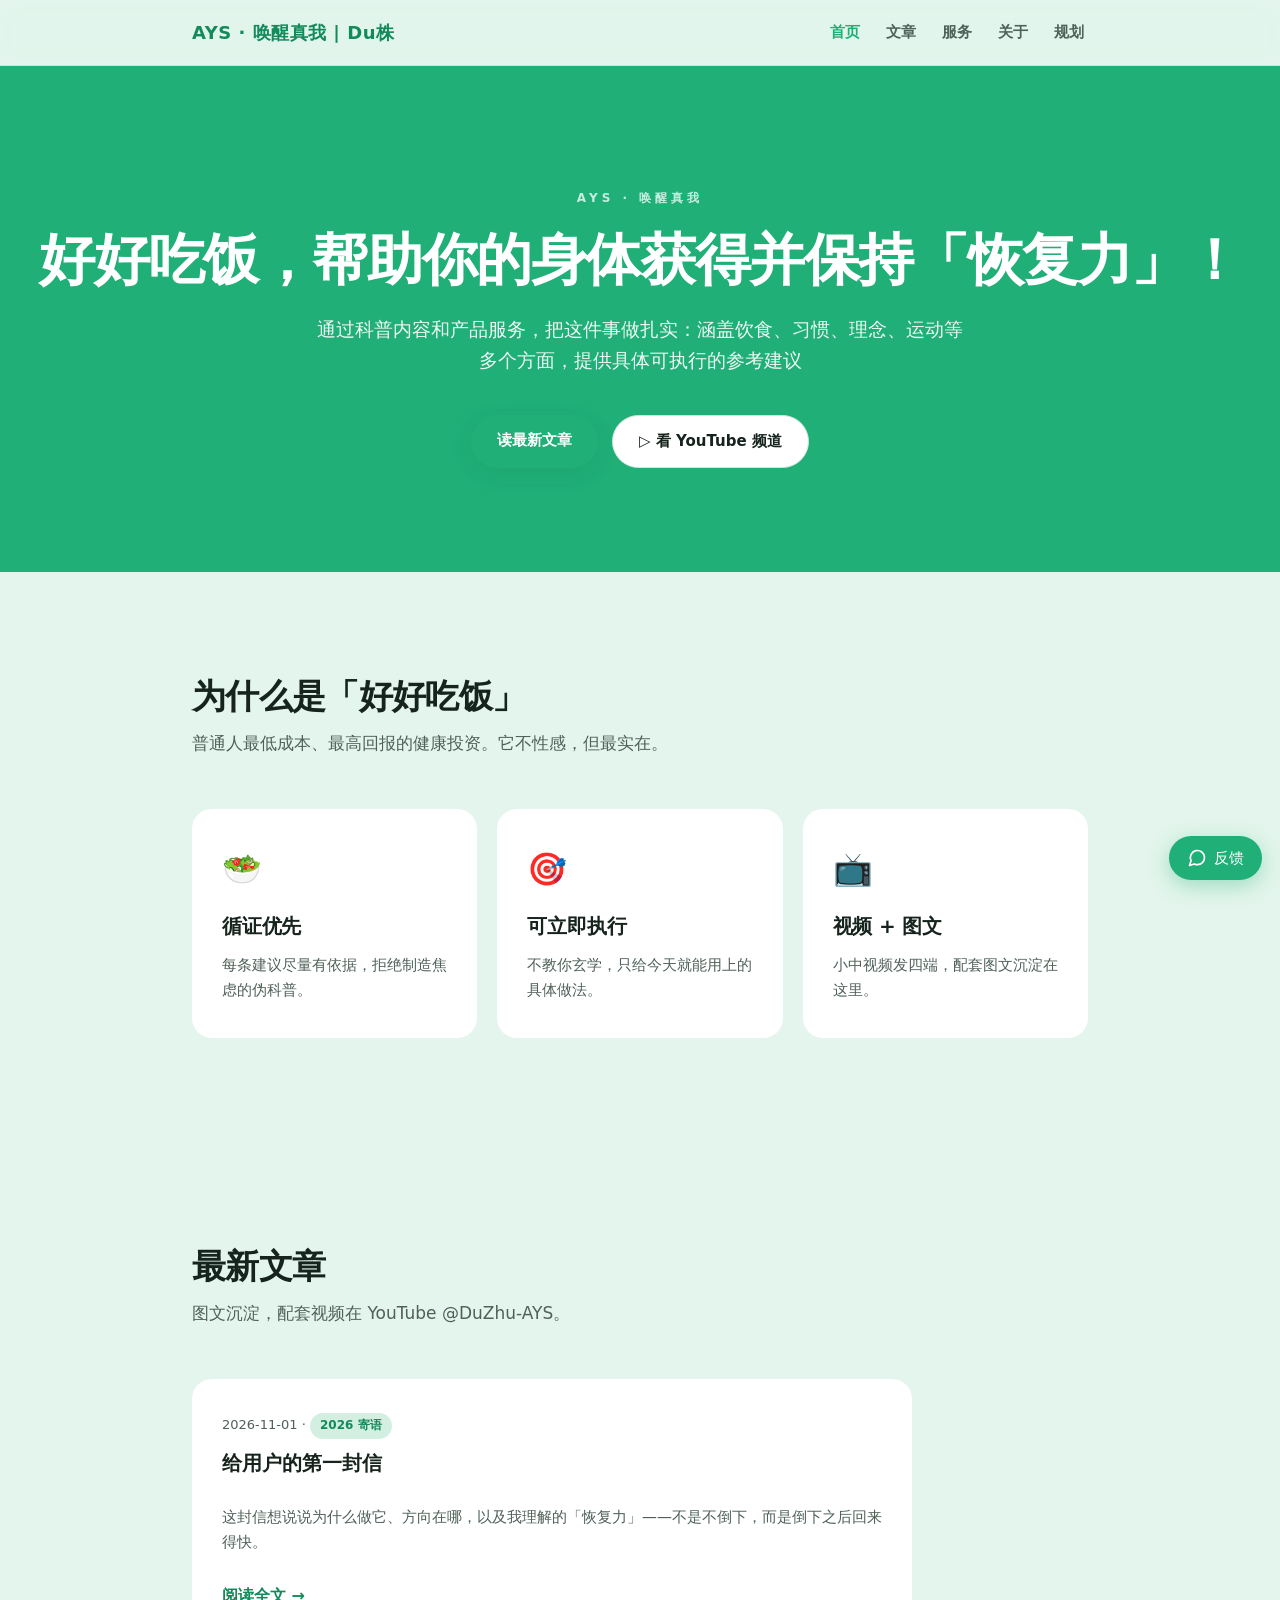
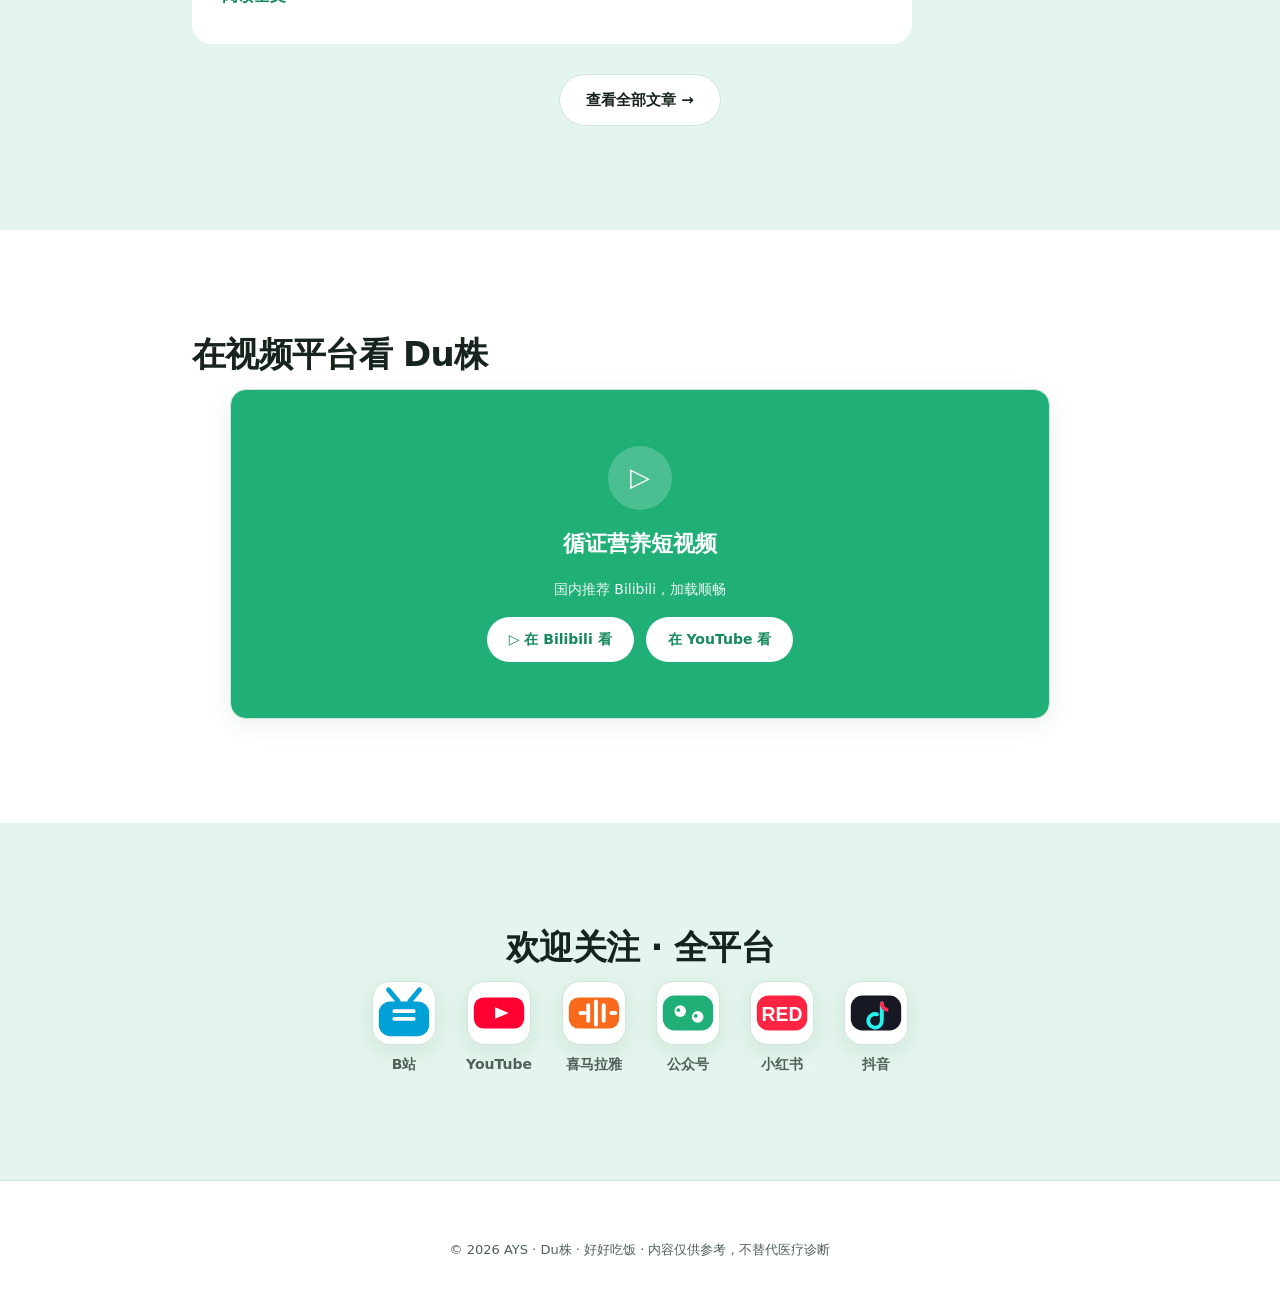
<file: index.html>
<!DOCTYPE html>
<html lang="zh-CN">
<head>
  <!-- 本文件由 build.py 自动生成（生成日期随每次构建刷新），请勿手动修改；改文案见 content/*.md，改样式见 assets/style.css -->
  <meta charset="UTF-8" />
  <meta name="viewport" content="width=device-width, initial-scale=1.0" />
  <meta http-equiv="Content-Security-Policy" content="default-src 'none'; script-src 'self'; style-src 'self'; img-src 'self' data:; font-src 'self'; connect-src 'none'; form-action 'none'; base-uri 'none'; frame-src https://player.bilibili.com https://www.youtube.com https://www.youtube-nocookie.com; manifest-src 'self'; upgrade-insecure-requests" />
  <meta name="referrer" content="strict-origin-when-cross-origin" />
  <title>AYS · 唤醒真我 | Du株</title>
  <meta name="description" content="Du株的循证营养科普官网：怎么吃对、怎么瘦得稳、慢病饮食。配套 YouTube @DuZhu-AYS 视频。" />
  <link rel="icon" href="assets/logo/logo-tile.svg" type="image/svg+xml" />
  <link rel="icon" href="assets/logo/favicon.ico" sizes="48x48" />
  <link rel="apple-touch-icon" href="assets/logo/apple-touch-icon.png" />
  <meta name="theme-color" content="#1faf77" />
  <link rel="canonical" href="https://unclecatmyself.github.io/ays-website/index.html" />
  <meta property="og:title" content="AYS · 唤醒真我 | Du株" />
  <meta property="og:description" content="Du株的循证营养科普官网：怎么吃对、怎么瘦得稳、慢病饮食。配套 YouTube @DuZhu-AYS 视频。" />
  <meta property="og:type" content="website" />
  <meta property="og:url" content="https://unclecatmyself.github.io/ays-website/index.html" />
  <meta property="og:image" content="https://unclecatmyself.github.io/ays-website/assets/og-default.png" />
  <meta property="og:image:width" content="1200" />
  <meta property="og:image:height" content="630" />
  <meta name="twitter:card" content="summary_large_image" />
  <link rel="stylesheet" href="assets/style.css" />
  
</head>
<body>
  <nav class="nav" id="nav">
    <a class="nav__brand" href="index.html">AYS · 唤醒真我 | Du株</a>
    <button class="nav__toggle" aria-label="菜单" aria-expanded="false">☰</button>
    <div class="nav__spacer"></div>
    <div class="nav__menu">
    <a class="nav__link" href="index.html">首页</a>
    <a class="nav__link" href="articles.html">文章</a>
    <a class="nav__link" href="service.html">服务</a>
    <a class="nav__link" href="about.html">关于</a>
    <a class="nav__link" href="roadmap.html">规划</a>
    </div>
  </nav>

    <section class="hero">
      <span class="hero__kicker">AYS · 唤醒真我</span>
      <h1 class="hero__title">好好吃饭，帮助你的身体获得并保持「恢复力」！</h1>
      <p class="hero__sub">通过科普内容和产品服务，把这件事做扎实：涵盖饮食、习惯、理念、运动等多个方面，提供具体可执行的参考建议</p>
      <div class="btn-row">
        <a class="btn btn--primary" href="articles.html">读最新文章</a>
        <a class="btn btn--ghost" href="https://www.youtube.com/@DuZhu-AYS" target="_blank" rel="noopener noreferrer">▷ 看 YouTube 频道</a>
      </div>
    </section>
    <section class="section wrap">
      <h2 class="section__title">为什么是「好好吃饭」</h2>
      <p class="section__lead">普通人最低成本、最高回报的健康投资。它不性感，但最实在。</p>
      <div class="grid">
      <div class="card"><div class="card__icon">🥗</div><div class="card__title">循证优先</div><p class="card__text">每条建议尽量有依据，拒绝制造焦虑的伪科普。</p></div>      <div class="card"><div class="card__icon">🎯</div><div class="card__title">可立即执行</div><p class="card__text">不教你玄学，只给今天就能用上的具体做法。</p></div>      <div class="card"><div class="card__icon">📺</div><div class="card__title">视频 + 图文</div><p class="card__text">小中视频发四端，配套图文沉淀在这里。</p></div>
      </div>
    </section>
    <section class="section wrap">
      <h2 class="section__title">最新文章</h2>
      <p class="section__lead">图文沉淀，配套视频在 YouTube @DuZhu-AYS。</p>
      <div class="grid">
      <div class="card post-card">
        <div class="post-card__meta">2026-11-01 · <span class="tag">2026 寄语</span></div>
        <div class="post-card__title">给用户的第一封信</div>
        <p class="post-card__excerpt">这封信想说说为什么做它、方向在哪，以及我理解的「恢复力」——不是不倒下，而是倒下之后回来得快。</p>
        <a class="card__link" href="letter-2026.html">阅读全文 →</a>
      </div>
      </div>
      <div class="u-center u-mt30"><a class="btn btn--ghost" href="articles.html">查看全部文章 →</a></div>
    </section>

    <section class="section section--soft">
      <div class="wrap">
        <h2 class="section__title">在视频平台看 Du株</h2>
        <div class="yt-link">
          <span class="yt-link__play">▷</span>
          <span class="yt-link__title">循证营养短视频</span>
          <span class="yt-link__sub">国内推荐 Bilibili，加载顺畅</span>
          <span class="yt-link__row"><a class="yt-link__btn" href="https://space.bilibili.com/3546711997811319" target="_blank" rel="noopener noreferrer">▷ 在 Bilibili 看</a><a class="yt-link__btn" href="https://www.youtube.com/@DuZhu-AYS" target="_blank" rel="noopener noreferrer">在 YouTube 看</a></span>
        </div>
      </div>
    </section>
    <section class="section wrap u-center">
      <h2 class="section__title">欢迎关注 · 全平台</h2>
    <div class="channels">
      <a class="channel" href="https://space.bilibili.com/3546711997811319" target="_blank" rel="noopener noreferrer" data-name="B站" aria-label="B站 频道">
        <span class="channel__badge"><svg viewBox="0 0 64 64" width="64" height="64"><rect x="6" y="20" width="52" height="36" rx="12" fill="#00a1d6"/><path d="M16 8l10 12M48 8l-10 12" stroke="#00a1d6" stroke-width="5" fill="none" stroke-linecap="round"/><path d="M22 30h20M22 38h20" stroke="#fff" stroke-width="4" stroke-linecap="round"/></svg></span>
        <span class="channel__name">B站</span>
        <span class="channel__card">
          <img class="channel__avatar" src="assets/avatar.jpg" alt="B站" loading="lazy" />
          <span class="channel__card-title">B站</span>
          <span class="channel__card-text">前往 B站频道 →</span>
        </span>
      </a>
      <a class="channel" href="https://www.youtube.com/@DuZhu-AYS" target="_blank" rel="noopener noreferrer" data-name="YouTube" aria-label="YouTube 频道">
        <span class="channel__badge"><svg viewBox="0 0 64 64" width="64" height="64"><rect x="6" y="16" width="52" height="32" rx="10" fill="#ff0033"/><path d="M28 26l14 6-14 6z" fill="#fff"/></svg></span>
        <span class="channel__name">YouTube</span>
        <span class="channel__card">
          <img class="channel__avatar" src="assets/avatar.jpg" alt="YouTube" loading="lazy" />
          <span class="channel__card-title">YouTube</span>
          <span class="channel__card-text">前往 YouTube频道 →</span>
        </span>
      </a>
      <a class="channel" href="https://www.ximalaya.com/zhubo/57318376" target="_blank" rel="noopener noreferrer" data-name="喜马拉雅" aria-label="喜马拉雅 频道">
        <span class="channel__badge"><svg viewBox="0 0 64 64" width="64" height="64"><rect x="6" y="16" width="52" height="32" rx="10" fill="#f96a1c"/><path d="M18 32h4M26 24v16M34 20v24M42 24v16M50 32h4" stroke="#fff" stroke-width="4" stroke-linecap="round"/></svg></span>
        <span class="channel__name">喜马拉雅</span>
        <span class="channel__card">
          <img class="channel__avatar" src="assets/avatar.jpg" alt="喜马拉雅" loading="lazy" />
          <span class="channel__card-title">喜马拉雅</span>
          <span class="channel__card-text">前往 喜马拉雅频道 →</span>
        </span>
      </a>
      <span class="channel channel--qr" tabindex="0" data-name="公众号" role="button" aria-label="公众号 扫码关注">
        <span class="channel__badge"><svg viewBox="0 0 64 64" width="64" height="64"><rect x="6" y="14" width="52" height="36" rx="12" fill="#1faf77"/><circle cx="24" cy="30" r="6" fill="#fff"/><circle cx="42" cy="36" r="6" fill="#fff"/><circle cx="22" cy="29" r="2" fill="#1faf77"/><circle cx="40" cy="35" r="2" fill="#1faf77"/></svg></span>
        <span class="channel__name">公众号</span>
        <span class="channel__card channel__card--qr">
          <img class="channel__qr" src="assets/qr/qr-wechat.png" alt="公众号二维码" loading="lazy" />
          <span class="channel__card-text">公众号 · 扫码关注</span>
        </span>
      </span>
      <span class="channel channel--qr" tabindex="0" data-name="小红书" role="button" aria-label="小红书 扫码关注">
        <span class="channel__badge"><svg viewBox="0 0 64 64" width="64" height="64"><rect x="6" y="14" width="52" height="36" rx="12" fill="#ff2442"/><text x="32" y="40" font-size="20" fill="#fff" text-anchor="middle" font-family="sans-serif" font-weight="800">RED</text></svg></span>
        <span class="channel__name">小红书</span>
        <span class="channel__card channel__card--qr">
          <img class="channel__qr" src="assets/qr/qr-xhs.png" alt="小红书二维码" loading="lazy" />
          <span class="channel__card-text">小红书 · 扫码关注</span>
        </span>
      </span>
      <span class="channel channel--qr" tabindex="0" data-name="抖音" role="button" aria-label="抖音 扫码关注">
        <span class="channel__badge"><svg viewBox="0 0 64 64" width="64" height="64"><rect x="6" y="14" width="52" height="36" rx="12" fill="#161823"/><path d="M38 22v18a7 7 0 11-5-6.6" stroke="#25f4ee" stroke-width="4" fill="none" stroke-linecap="round"/><path d="M38 22a7 7 0 005 6.6" stroke="#fe2c55" stroke-width="4" fill="none" stroke-linecap="round"/></svg></span>
        <span class="channel__name">抖音</span>
        <span class="channel__card channel__card--qr">
          <img class="channel__qr" src="assets/qr/qr-douyin.png" alt="抖音二维码" loading="lazy" />
          <span class="channel__card-text">抖音 · 扫码关注</span>
        </span>
      </span>
    </div>
    </section>
  <footer class="footer">

    <div class="footer__copy">© 2026 AYS · Du株 · 好好吃饭 · 内容仅供参考，不替代医疗诊断</div>
  </footer>
  <script src="assets/script.js"></script>
  <a class="feedback-fab" href="https://wj.qq.com/s2/28353037/n9yt/" target="_blank" rel="noopener noreferrer" aria-label="填写意见反馈">
    <span class="feedback-fab__icon" aria-hidden="true">
      <svg viewBox="0 0 24 24" width="20" height="20" fill="none" stroke="currentColor" stroke-width="2" stroke-linecap="round" stroke-linejoin="round"><path d="M21 11.5a8.38 8.38 0 0 1-8.5 8.5 8.5 8.5 0 0 1-3.8-.9L3 21l1.9-5.7A8.5 8.5 0 1 1 21 11.5z"/></svg>
    </span>
    <span class="feedback-fab__text">反馈</span>
  </a>
</body>
</html>
</file>
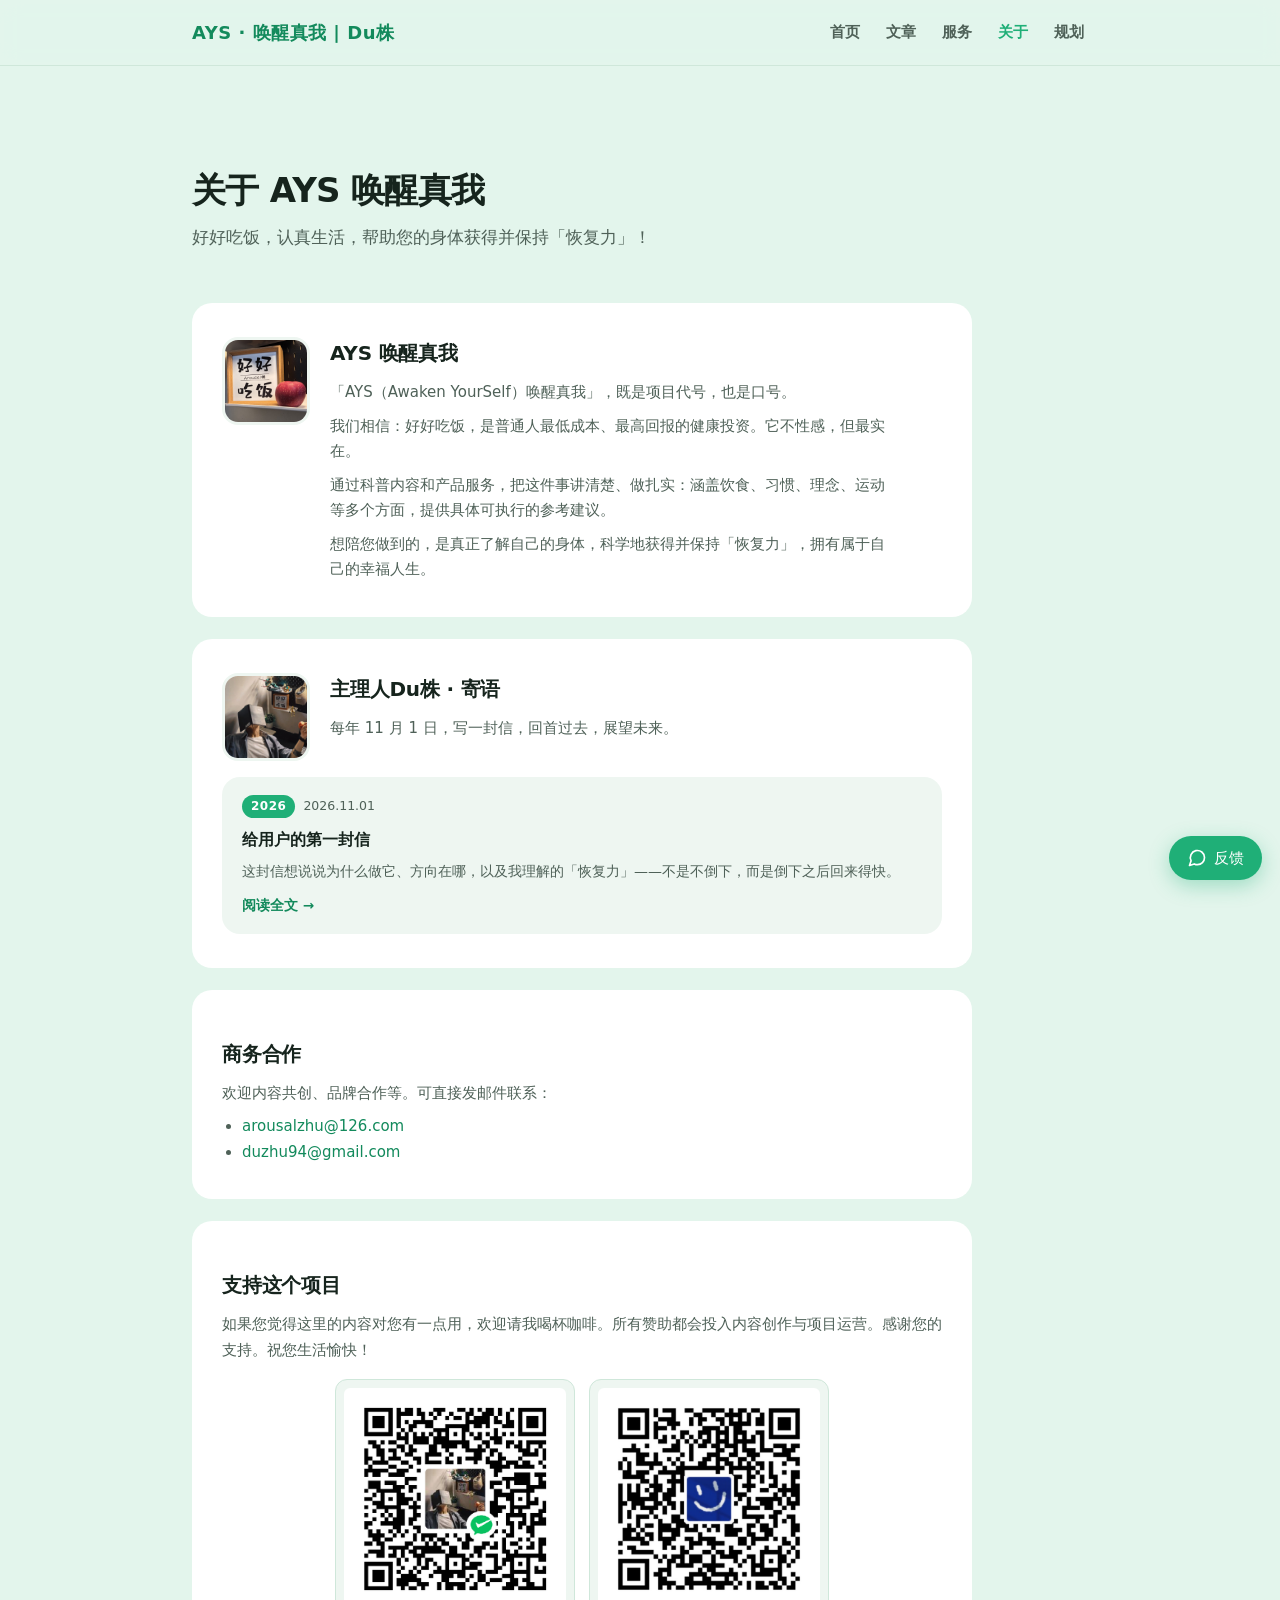
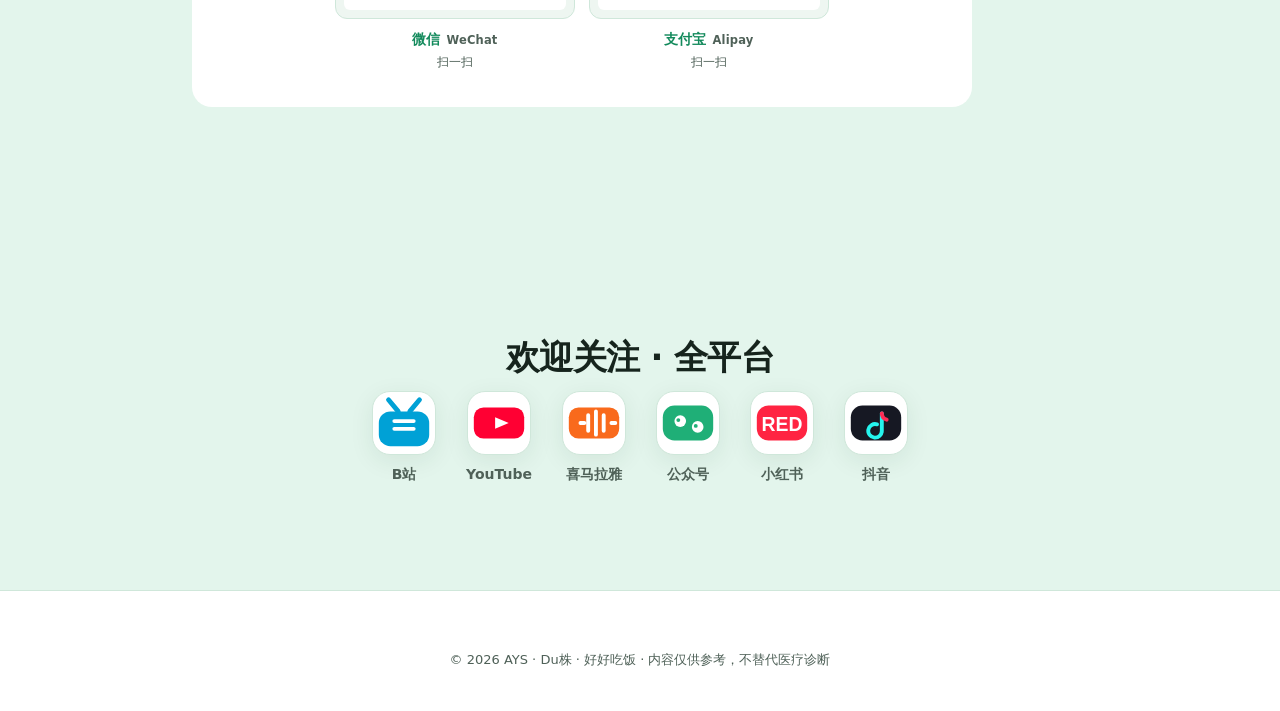
<file: about.html>
<!DOCTYPE html>
<html lang="zh-CN">
<head>
  <!-- 本文件由 build.py 自动生成（生成日期随每次构建刷新），请勿手动修改；改文案见 content/*.md，改样式见 assets/style.css -->
  <meta charset="UTF-8" />
  <meta name="viewport" content="width=device-width, initial-scale=1.0" />
  <meta http-equiv="Content-Security-Policy" content="default-src 'none'; script-src 'self'; style-src 'self'; img-src 'self' data:; font-src 'self'; connect-src 'none'; form-action 'none'; base-uri 'none'; frame-src https://player.bilibili.com https://www.youtube.com https://www.youtube-nocookie.com; manifest-src 'self'; upgrade-insecure-requests" />
  <meta name="referrer" content="strict-origin-when-cross-origin" />
  <title>关于 | AYS · 唤醒真我 | Du株</title>
  <meta name="description" content="AYS 唤醒真我（Awaken YourSelf）——营养科普创作。好好吃饭，认真生活，帮助您的身体获得并保持「恢复力」！" />
  <link rel="icon" href="assets/logo/logo-tile.svg" type="image/svg+xml" />
  <link rel="icon" href="assets/logo/favicon.ico" sizes="48x48" />
  <link rel="apple-touch-icon" href="assets/logo/apple-touch-icon.png" />
  <meta name="theme-color" content="#1faf77" />
  <link rel="canonical" href="https://unclecatmyself.github.io/ays-website/about.html" />
  <meta property="og:title" content="关于 | AYS · 唤醒真我 | Du株" />
  <meta property="og:description" content="AYS 唤醒真我（Awaken YourSelf）——营养科普创作。好好吃饭，认真生活，帮助您的身体获得并保持「恢复力」！" />
  <meta property="og:type" content="website" />
  <meta property="og:url" content="https://unclecatmyself.github.io/ays-website/about.html" />
  <meta property="og:image" content="https://unclecatmyself.github.io/ays-website/assets/og-default.png" />
  <meta property="og:image:width" content="1200" />
  <meta property="og:image:height" content="630" />
  <meta name="twitter:card" content="summary_large_image" />
  <link rel="stylesheet" href="assets/style.css" />
  
</head>
<body>
  <nav class="nav" id="nav">
    <a class="nav__brand" href="index.html">AYS · 唤醒真我 | Du株</a>
    <button class="nav__toggle" aria-label="菜单" aria-expanded="false">☰</button>
    <div class="nav__spacer"></div>
    <div class="nav__menu">
    <a class="nav__link" href="index.html">首页</a>
    <a class="nav__link" href="articles.html">文章</a>
    <a class="nav__link" href="service.html">服务</a>
    <a class="nav__link" href="about.html">关于</a>
    <a class="nav__link" href="roadmap.html">规划</a>
    </div>
  </nav>
    <main class="wrap section">
      <h1 class="section__title">关于 AYS 唤醒真我</h1>
      <p class="section__lead">好好吃饭，认真生活，帮助您的身体获得并保持「恢复力」！</p>
    <div class="card card--person u-mb22">
      <div class="person__row">
        <div class="person__media"><img class="person__img person__img--square" src="assets/avatar.jpg" alt="AYS 唤醒真我 头像" loading="lazy" /></div>
        <div class="person__body">
          <div class="card__title">AYS 唤醒真我</div>
          <div class="card__text"><p>「AYS（Awaken YourSelf）唤醒真我」，既是项目代号，也是口号。</p>
<p>我们相信：好好吃饭，是普通人最低成本、最高回报的健康投资。它不性感，但最实在。</p>
<p>通过科普内容和产品服务，把这件事讲清楚、做扎实：涵盖饮食、习惯、理念、运动等多个方面，提供具体可执行的参考建议。</p>
<p>想陪您做到的，是真正了解自己的身体，科学地获得并保持「恢复力」，拥有属于自己的幸福人生。</p></div>
        </div>
      </div>
    </div>    <div class="card card--person u-mb22">
      <div class="person__row">
        <div class="person__media"><img class="person__img person__img--square" src="assets/duzhu-photo-square.jpg" alt="Du株 照片" loading="lazy" /></div>
        <div class="person__body">
          <div class="card__title">主理人Du株 · 寄语</div>
          <div class="card__text"><p>每年 11 月 1 日，写一封信，回首过去，展望未来。</p></div>
        </div>
      </div>
    <div class="letter">
      <div class="letter__meta"><span class="letter__badge">2026</span><span class="letter__date">2026.11.01</span></div>
      <div class="letter__title">给用户的第一封信</div>
      <p class="letter__excerpt">这封信想说说为什么做它、方向在哪，以及我理解的「恢复力」——不是不倒下，而是倒下之后回来得快。</p>
      <div class="letter__foot"><a class="letter__more" href="letter-2026.html">阅读全文 →</a></div>
    </div>
    </div>    <div class="card u-mb22">
      <div class="card__title">商务合作</div>
      <div class="card__text"><p>欢迎内容共创、品牌合作等。可直接发邮件联系：</p>
<ul><li><a href="mailto:arousalzhu@126.com">arousalzhu@126.com</a></li><li><a href="mailto:duzhu94@gmail.com">duzhu94@gmail.com</a></li></ul></div>
    </div>    <div class="card u-mb22">
      <div class="card__title">支持这个项目</div>
      <div class="card__text"><p>如果您觉得这里的内容对您有一点用，欢迎请我喝杯咖啡。所有赞助都会投入内容创作与项目运营。感谢您的支持。祝您生活愉快！</p></div>
    <div class="sponsor__grid">
      <div class="sponsor__item">
        <span class="sponsor__qr"><img src="assets/qr/qr-sponsor-wechat.png" alt="微信收款码 WeChat" loading="lazy" /></span>
        <span class="sponsor__name">微信<span class="sponsor__en">WeChat</span></span>
        <span class="sponsor__hint">扫一扫</span>
      </div>
      <div class="sponsor__item">
        <span class="sponsor__qr"><img src="assets/qr/qr-sponsor-alipay.png" alt="支付宝收款码 Alipay" loading="lazy" /></span>
        <span class="sponsor__name">支付宝<span class="sponsor__en">Alipay</span></span>
        <span class="sponsor__hint">扫一扫</span>
      </div>
    </div>
    </div>
    </main>
    <section class="section wrap u-center">
      <h2 class="section__title">欢迎关注 · 全平台</h2>
    <div class="channels">
      <a class="channel" href="https://space.bilibili.com/3546711997811319" target="_blank" rel="noopener noreferrer" data-name="B站" aria-label="B站 频道">
        <span class="channel__badge"><svg viewBox="0 0 64 64" width="64" height="64"><rect x="6" y="20" width="52" height="36" rx="12" fill="#00a1d6"/><path d="M16 8l10 12M48 8l-10 12" stroke="#00a1d6" stroke-width="5" fill="none" stroke-linecap="round"/><path d="M22 30h20M22 38h20" stroke="#fff" stroke-width="4" stroke-linecap="round"/></svg></span>
        <span class="channel__name">B站</span>
        <span class="channel__card">
          <img class="channel__avatar" src="assets/avatar.jpg" alt="B站" loading="lazy" />
          <span class="channel__card-title">B站</span>
          <span class="channel__card-text">前往 B站频道 →</span>
        </span>
      </a>
      <a class="channel" href="https://www.youtube.com/@DuZhu-AYS" target="_blank" rel="noopener noreferrer" data-name="YouTube" aria-label="YouTube 频道">
        <span class="channel__badge"><svg viewBox="0 0 64 64" width="64" height="64"><rect x="6" y="16" width="52" height="32" rx="10" fill="#ff0033"/><path d="M28 26l14 6-14 6z" fill="#fff"/></svg></span>
        <span class="channel__name">YouTube</span>
        <span class="channel__card">
          <img class="channel__avatar" src="assets/avatar.jpg" alt="YouTube" loading="lazy" />
          <span class="channel__card-title">YouTube</span>
          <span class="channel__card-text">前往 YouTube频道 →</span>
        </span>
      </a>
      <a class="channel" href="https://www.ximalaya.com/zhubo/57318376" target="_blank" rel="noopener noreferrer" data-name="喜马拉雅" aria-label="喜马拉雅 频道">
        <span class="channel__badge"><svg viewBox="0 0 64 64" width="64" height="64"><rect x="6" y="16" width="52" height="32" rx="10" fill="#f96a1c"/><path d="M18 32h4M26 24v16M34 20v24M42 24v16M50 32h4" stroke="#fff" stroke-width="4" stroke-linecap="round"/></svg></span>
        <span class="channel__name">喜马拉雅</span>
        <span class="channel__card">
          <img class="channel__avatar" src="assets/avatar.jpg" alt="喜马拉雅" loading="lazy" />
          <span class="channel__card-title">喜马拉雅</span>
          <span class="channel__card-text">前往 喜马拉雅频道 →</span>
        </span>
      </a>
      <span class="channel channel--qr" tabindex="0" data-name="公众号" role="button" aria-label="公众号 扫码关注">
        <span class="channel__badge"><svg viewBox="0 0 64 64" width="64" height="64"><rect x="6" y="14" width="52" height="36" rx="12" fill="#1faf77"/><circle cx="24" cy="30" r="6" fill="#fff"/><circle cx="42" cy="36" r="6" fill="#fff"/><circle cx="22" cy="29" r="2" fill="#1faf77"/><circle cx="40" cy="35" r="2" fill="#1faf77"/></svg></span>
        <span class="channel__name">公众号</span>
        <span class="channel__card channel__card--qr">
          <img class="channel__qr" src="assets/qr/qr-wechat.png" alt="公众号二维码" loading="lazy" />
          <span class="channel__card-text">公众号 · 扫码关注</span>
        </span>
      </span>
      <span class="channel channel--qr" tabindex="0" data-name="小红书" role="button" aria-label="小红书 扫码关注">
        <span class="channel__badge"><svg viewBox="0 0 64 64" width="64" height="64"><rect x="6" y="14" width="52" height="36" rx="12" fill="#ff2442"/><text x="32" y="40" font-size="20" fill="#fff" text-anchor="middle" font-family="sans-serif" font-weight="800">RED</text></svg></span>
        <span class="channel__name">小红书</span>
        <span class="channel__card channel__card--qr">
          <img class="channel__qr" src="assets/qr/qr-xhs.png" alt="小红书二维码" loading="lazy" />
          <span class="channel__card-text">小红书 · 扫码关注</span>
        </span>
      </span>
      <span class="channel channel--qr" tabindex="0" data-name="抖音" role="button" aria-label="抖音 扫码关注">
        <span class="channel__badge"><svg viewBox="0 0 64 64" width="64" height="64"><rect x="6" y="14" width="52" height="36" rx="12" fill="#161823"/><path d="M38 22v18a7 7 0 11-5-6.6" stroke="#25f4ee" stroke-width="4" fill="none" stroke-linecap="round"/><path d="M38 22a7 7 0 005 6.6" stroke="#fe2c55" stroke-width="4" fill="none" stroke-linecap="round"/></svg></span>
        <span class="channel__name">抖音</span>
        <span class="channel__card channel__card--qr">
          <img class="channel__qr" src="assets/qr/qr-douyin.png" alt="抖音二维码" loading="lazy" />
          <span class="channel__card-text">抖音 · 扫码关注</span>
        </span>
      </span>
    </div>
    </section>
  <footer class="footer">

    <div class="footer__copy">© 2026 AYS · Du株 · 好好吃饭 · 内容仅供参考，不替代医疗诊断</div>
  </footer>
  <script src="assets/script.js"></script>
  <a class="feedback-fab" href="https://wj.qq.com/s2/28353037/n9yt/" target="_blank" rel="noopener noreferrer" aria-label="填写意见反馈">
    <span class="feedback-fab__icon" aria-hidden="true">
      <svg viewBox="0 0 24 24" width="20" height="20" fill="none" stroke="currentColor" stroke-width="2" stroke-linecap="round" stroke-linejoin="round"><path d="M21 11.5a8.38 8.38 0 0 1-8.5 8.5 8.5 8.5 0 0 1-3.8-.9L3 21l1.9-5.7A8.5 8.5 0 1 1 21 11.5z"/></svg>
    </span>
    <span class="feedback-fab__text">反馈</span>
  </a>
</body>
</html>
</file>
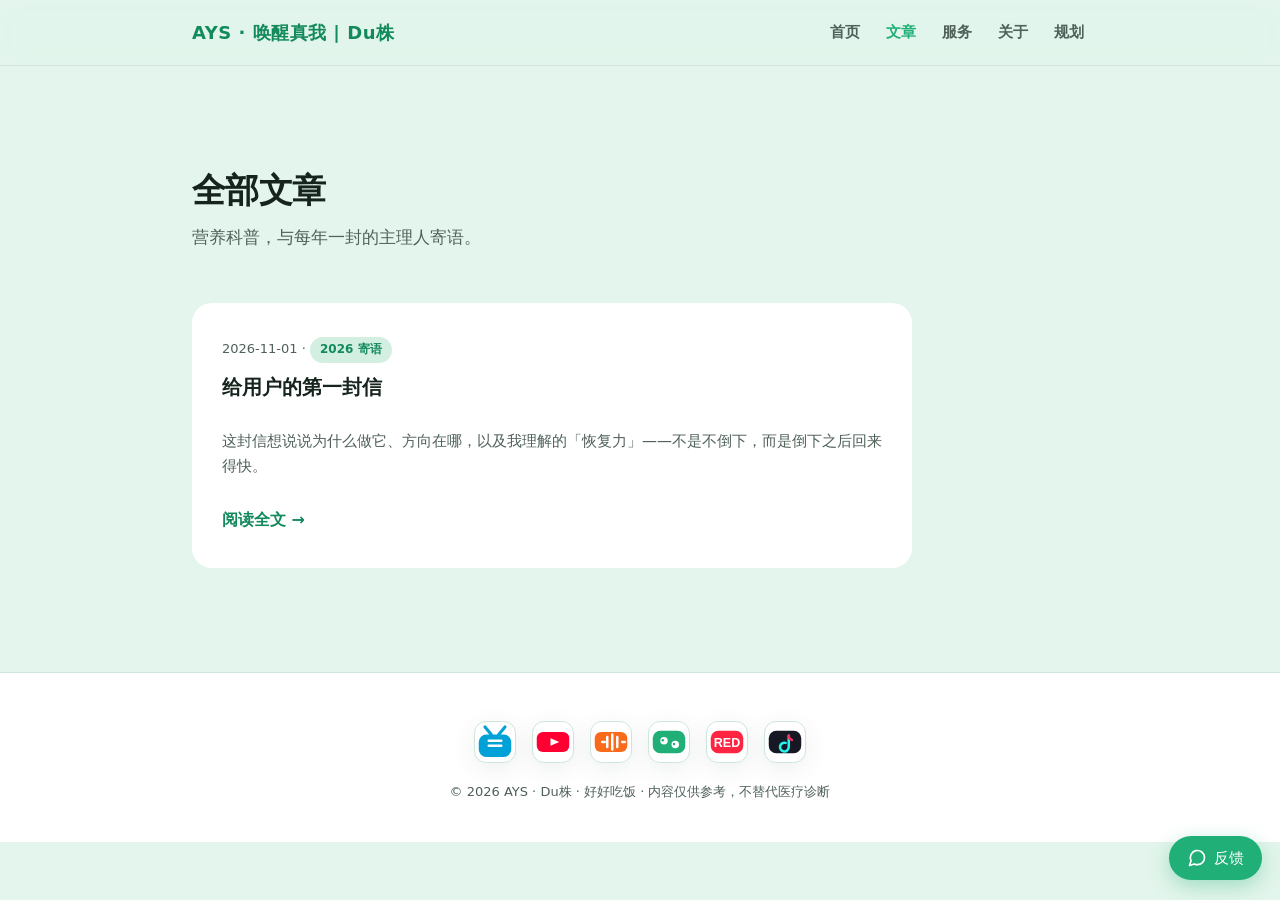
<file: articles.html>
<!DOCTYPE html>
<html lang="zh-CN">
<head>
  <!-- 本文件由 build.py 自动生成（生成日期随每次构建刷新），请勿手动修改；改文案见 content/*.md，改样式见 assets/style.css -->
  <meta charset="UTF-8" />
  <meta name="viewport" content="width=device-width, initial-scale=1.0" />
  <meta http-equiv="Content-Security-Policy" content="default-src 'none'; script-src 'self'; style-src 'self'; img-src 'self' data:; font-src 'self'; connect-src 'none'; form-action 'none'; base-uri 'none'; frame-src https://player.bilibili.com https://www.youtube.com https://www.youtube-nocookie.com; manifest-src 'self'; upgrade-insecure-requests" />
  <meta name="referrer" content="strict-origin-when-cross-origin" />
  <title>文章 | AYS · 唤醒真我 | Du株</title>
  <meta name="description" content="Du株的全部营养科普文章与主理人寄语。" />
  <link rel="icon" href="assets/logo/logo-tile.svg" type="image/svg+xml" />
  <link rel="icon" href="assets/logo/favicon.ico" sizes="48x48" />
  <link rel="apple-touch-icon" href="assets/logo/apple-touch-icon.png" />
  <meta name="theme-color" content="#1faf77" />
  <link rel="canonical" href="https://unclecatmyself.github.io/ays-website/articles.html" />
  <meta property="og:title" content="文章 | AYS · 唤醒真我 | Du株" />
  <meta property="og:description" content="Du株的全部营养科普文章与主理人寄语。" />
  <meta property="og:type" content="website" />
  <meta property="og:url" content="https://unclecatmyself.github.io/ays-website/articles.html" />
  <meta property="og:image" content="https://unclecatmyself.github.io/ays-website/assets/og-default.png" />
  <meta property="og:image:width" content="1200" />
  <meta property="og:image:height" content="630" />
  <meta name="twitter:card" content="summary_large_image" />
  <link rel="stylesheet" href="assets/style.css" />
  
</head>
<body>
  <nav class="nav" id="nav">
    <a class="nav__brand" href="index.html">AYS · 唤醒真我 | Du株</a>
    <button class="nav__toggle" aria-label="菜单" aria-expanded="false">☰</button>
    <div class="nav__spacer"></div>
    <div class="nav__menu">
    <a class="nav__link" href="index.html">首页</a>
    <a class="nav__link" href="articles.html">文章</a>
    <a class="nav__link" href="service.html">服务</a>
    <a class="nav__link" href="about.html">关于</a>
    <a class="nav__link" href="roadmap.html">规划</a>
    </div>
  </nav>

    <main class="wrap section">
      <h1 class="section__title">全部文章</h1>
      <p class="section__lead">营养科普，与每年一封的主理人寄语。</p>
      <div class="grid">
      <div class="card post-card">
        <div class="post-card__meta">2026-11-01 · <span class="tag">2026 寄语</span></div>
        <div class="post-card__title">给用户的第一封信</div>
        <p class="post-card__excerpt">这封信想说说为什么做它、方向在哪，以及我理解的「恢复力」——不是不倒下，而是倒下之后回来得快。</p>
        <a class="card__link" href="letter-2026.html">阅读全文 →</a>
      </div>
      </div>
    </main>
  <footer class="footer">
    <div class="channels channels--mini">
      <a class="channel" href="https://space.bilibili.com/3546711997811319" target="_blank" rel="noopener noreferrer" data-name="B站" aria-label="B站 频道">
        <span class="channel__badge"><svg viewBox="0 0 64 64" width="64" height="64"><rect x="6" y="20" width="52" height="36" rx="12" fill="#00a1d6"/><path d="M16 8l10 12M48 8l-10 12" stroke="#00a1d6" stroke-width="5" fill="none" stroke-linecap="round"/><path d="M22 30h20M22 38h20" stroke="#fff" stroke-width="4" stroke-linecap="round"/></svg></span>
        <span class="channel__name">B站</span>
        <span class="channel__card">
          <img class="channel__avatar" src="assets/avatar.jpg" alt="B站" loading="lazy" />
          <span class="channel__card-title">B站</span>
          <span class="channel__card-text">前往 B站频道 →</span>
        </span>
      </a>
      <a class="channel" href="https://www.youtube.com/@DuZhu-AYS" target="_blank" rel="noopener noreferrer" data-name="YouTube" aria-label="YouTube 频道">
        <span class="channel__badge"><svg viewBox="0 0 64 64" width="64" height="64"><rect x="6" y="16" width="52" height="32" rx="10" fill="#ff0033"/><path d="M28 26l14 6-14 6z" fill="#fff"/></svg></span>
        <span class="channel__name">YouTube</span>
        <span class="channel__card">
          <img class="channel__avatar" src="assets/avatar.jpg" alt="YouTube" loading="lazy" />
          <span class="channel__card-title">YouTube</span>
          <span class="channel__card-text">前往 YouTube频道 →</span>
        </span>
      </a>
      <a class="channel" href="https://www.ximalaya.com/zhubo/57318376" target="_blank" rel="noopener noreferrer" data-name="喜马拉雅" aria-label="喜马拉雅 频道">
        <span class="channel__badge"><svg viewBox="0 0 64 64" width="64" height="64"><rect x="6" y="16" width="52" height="32" rx="10" fill="#f96a1c"/><path d="M18 32h4M26 24v16M34 20v24M42 24v16M50 32h4" stroke="#fff" stroke-width="4" stroke-linecap="round"/></svg></span>
        <span class="channel__name">喜马拉雅</span>
        <span class="channel__card">
          <img class="channel__avatar" src="assets/avatar.jpg" alt="喜马拉雅" loading="lazy" />
          <span class="channel__card-title">喜马拉雅</span>
          <span class="channel__card-text">前往 喜马拉雅频道 →</span>
        </span>
      </a>
      <span class="channel channel--qr" tabindex="0" data-name="公众号" role="button" aria-label="公众号 扫码关注">
        <span class="channel__badge"><svg viewBox="0 0 64 64" width="64" height="64"><rect x="6" y="14" width="52" height="36" rx="12" fill="#1faf77"/><circle cx="24" cy="30" r="6" fill="#fff"/><circle cx="42" cy="36" r="6" fill="#fff"/><circle cx="22" cy="29" r="2" fill="#1faf77"/><circle cx="40" cy="35" r="2" fill="#1faf77"/></svg></span>
        <span class="channel__name">公众号</span>
        <span class="channel__card channel__card--qr">
          <img class="channel__qr" src="assets/qr/qr-wechat.png" alt="公众号二维码" loading="lazy" />
          <span class="channel__card-text">公众号 · 扫码关注</span>
        </span>
      </span>
      <span class="channel channel--qr" tabindex="0" data-name="小红书" role="button" aria-label="小红书 扫码关注">
        <span class="channel__badge"><svg viewBox="0 0 64 64" width="64" height="64"><rect x="6" y="14" width="52" height="36" rx="12" fill="#ff2442"/><text x="32" y="40" font-size="20" fill="#fff" text-anchor="middle" font-family="sans-serif" font-weight="800">RED</text></svg></span>
        <span class="channel__name">小红书</span>
        <span class="channel__card channel__card--qr">
          <img class="channel__qr" src="assets/qr/qr-xhs.png" alt="小红书二维码" loading="lazy" />
          <span class="channel__card-text">小红书 · 扫码关注</span>
        </span>
      </span>
      <span class="channel channel--qr" tabindex="0" data-name="抖音" role="button" aria-label="抖音 扫码关注">
        <span class="channel__badge"><svg viewBox="0 0 64 64" width="64" height="64"><rect x="6" y="14" width="52" height="36" rx="12" fill="#161823"/><path d="M38 22v18a7 7 0 11-5-6.6" stroke="#25f4ee" stroke-width="4" fill="none" stroke-linecap="round"/><path d="M38 22a7 7 0 005 6.6" stroke="#fe2c55" stroke-width="4" fill="none" stroke-linecap="round"/></svg></span>
        <span class="channel__name">抖音</span>
        <span class="channel__card channel__card--qr">
          <img class="channel__qr" src="assets/qr/qr-douyin.png" alt="抖音二维码" loading="lazy" />
          <span class="channel__card-text">抖音 · 扫码关注</span>
        </span>
      </span>
    </div>
    <div class="footer__copy">© 2026 AYS · Du株 · 好好吃饭 · 内容仅供参考，不替代医疗诊断</div>
  </footer>
  <script src="assets/script.js"></script>
  <a class="feedback-fab" href="https://wj.qq.com/s2/28353037/n9yt/" target="_blank" rel="noopener noreferrer" aria-label="填写意见反馈">
    <span class="feedback-fab__icon" aria-hidden="true">
      <svg viewBox="0 0 24 24" width="20" height="20" fill="none" stroke="currentColor" stroke-width="2" stroke-linecap="round" stroke-linejoin="round"><path d="M21 11.5a8.38 8.38 0 0 1-8.5 8.5 8.5 8.5 0 0 1-3.8-.9L3 21l1.9-5.7A8.5 8.5 0 1 1 21 11.5z"/></svg>
    </span>
    <span class="feedback-fab__text">反馈</span>
  </a>
</body>
</html>
</file>
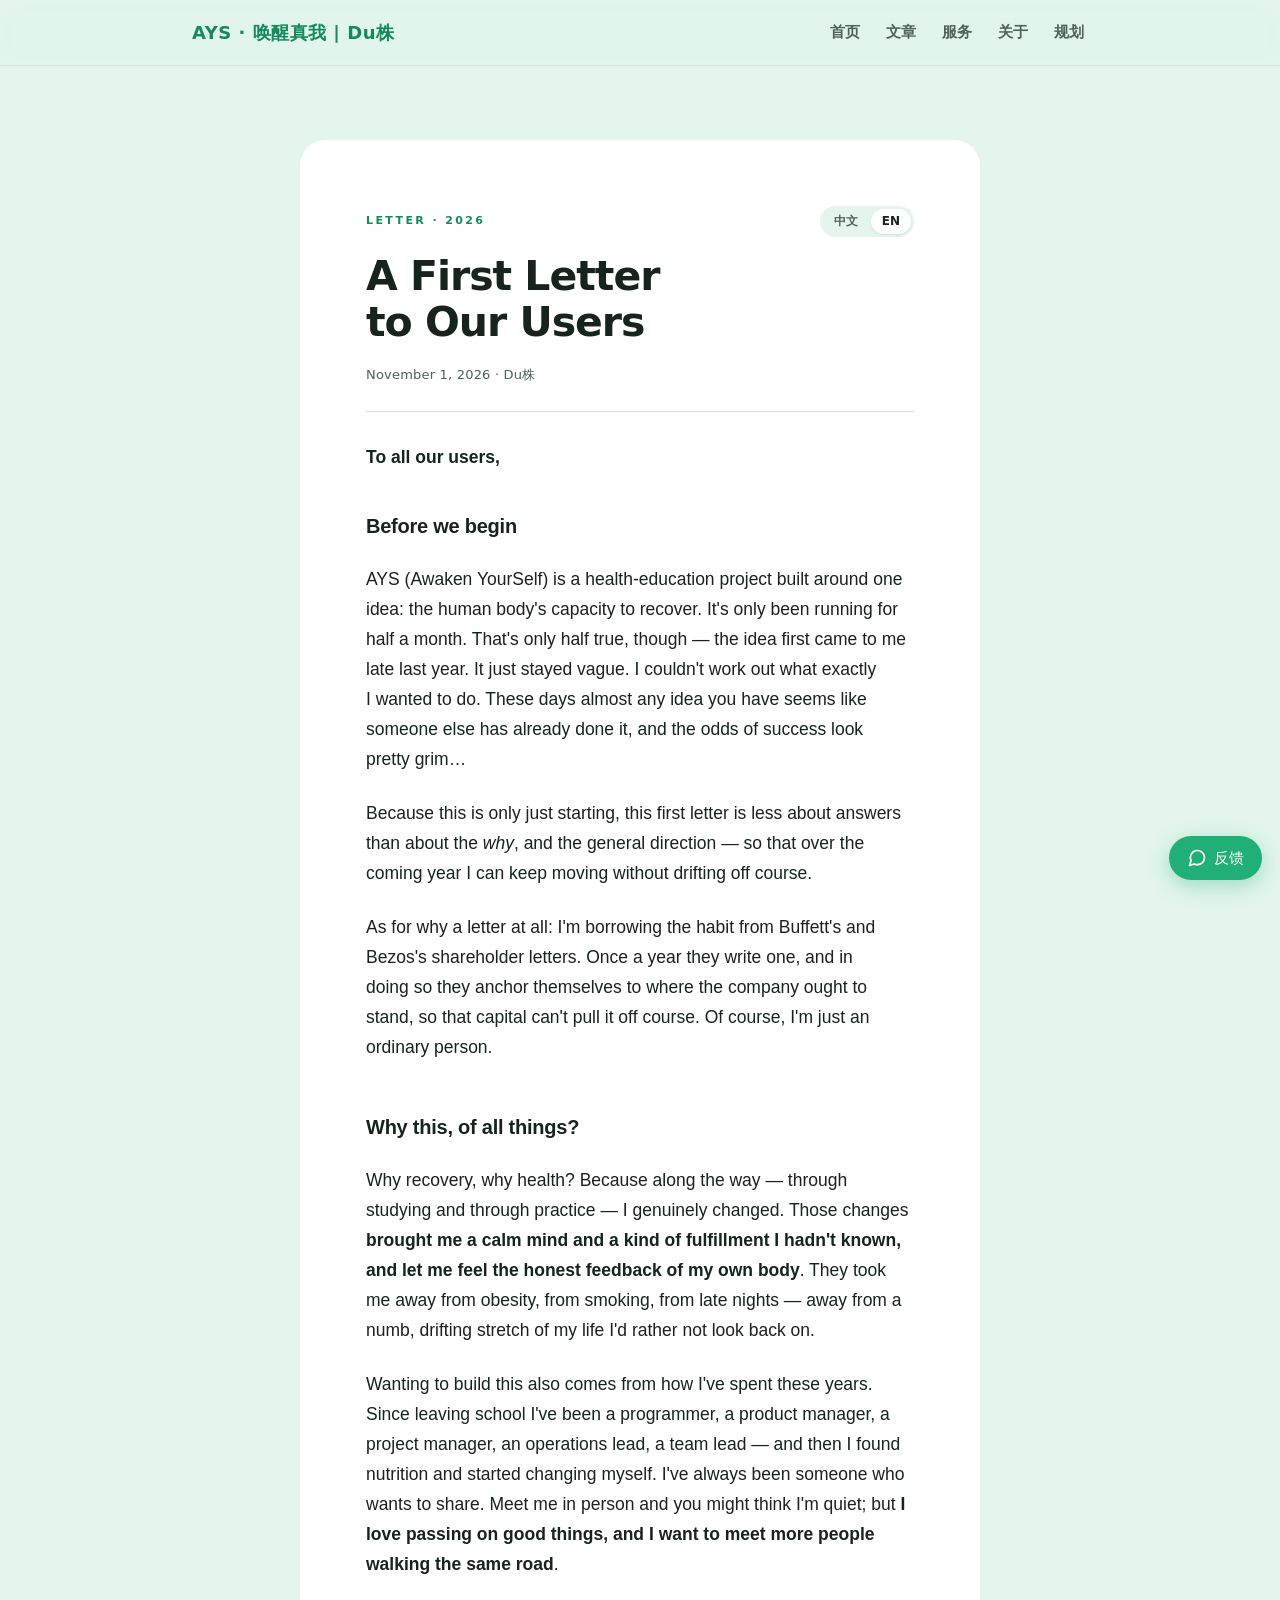
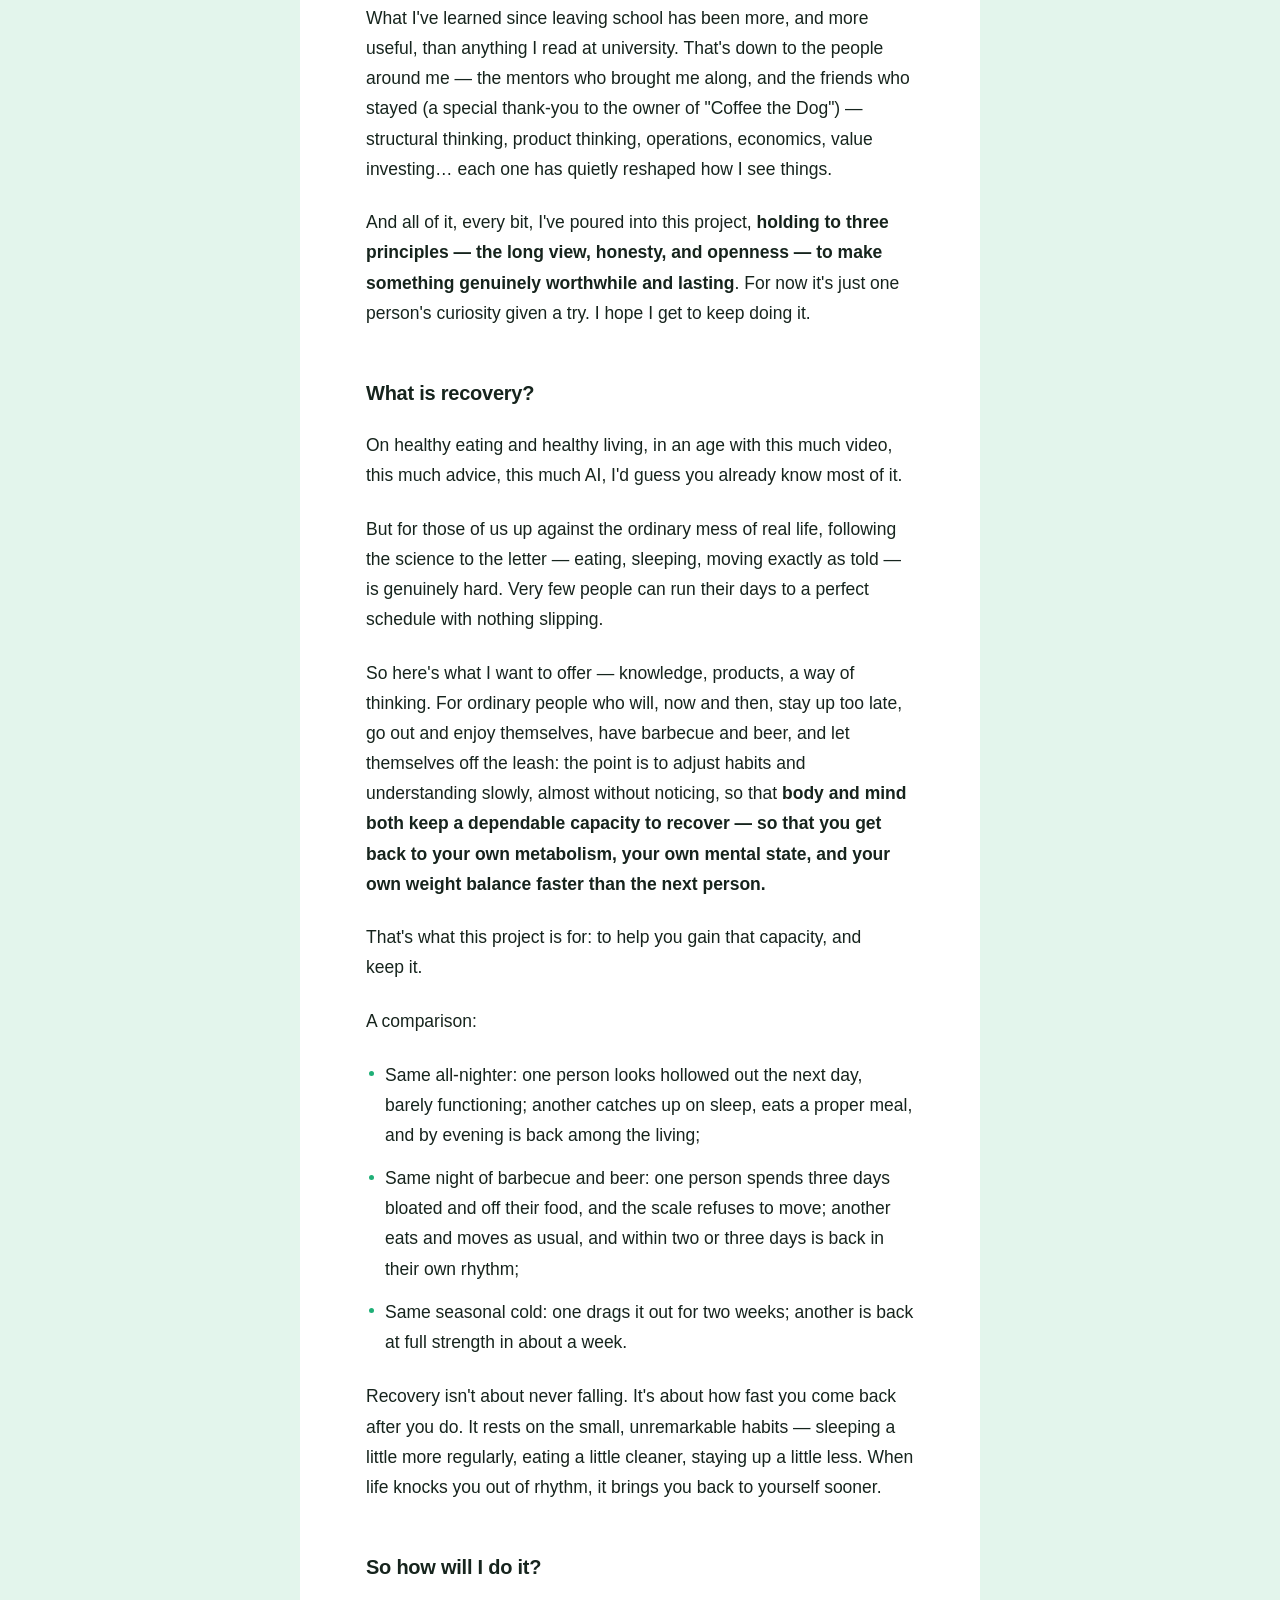
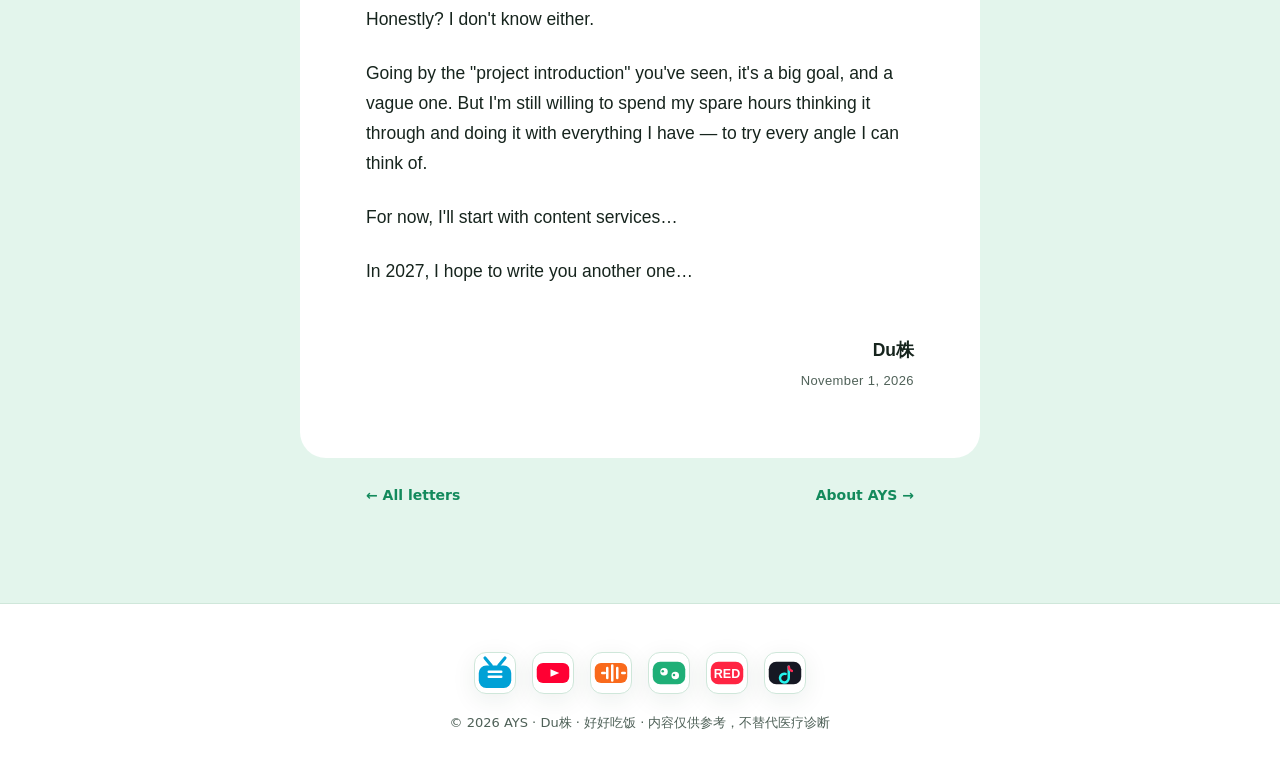
<file: letter-2026-en.html>
<!DOCTYPE html>
<html lang="en">
<head>
  <!-- 本文件由 build.py 自动生成（生成日期随每次构建刷新），请勿手动修改；改文案见 content/*.md，改样式见 assets/style.css -->
  <meta charset="UTF-8" />
  <meta name="viewport" content="width=device-width, initial-scale=1.0" />
  <meta http-equiv="Content-Security-Policy" content="default-src 'none'; script-src 'self'; style-src 'self'; img-src 'self' data:; font-src 'self'; connect-src 'none'; form-action 'none'; base-uri 'none'; frame-src https://player.bilibili.com https://www.youtube.com https://www.youtube-nocookie.com; manifest-src 'self'; upgrade-insecure-requests" />
  <meta name="referrer" content="strict-origin-when-cross-origin" />
  <title>A First Letter to Our Users | AYS · 唤醒真我 | Du株</title>
  <meta name="description" content="This letter is about why I'm doing this, where it's headed, and what I mean by "recovery" — not never falling, but coming back fast after you do." />
  <link rel="icon" href="assets/logo/logo-tile.svg" type="image/svg+xml" />
  <link rel="icon" href="assets/logo/favicon.ico" sizes="48x48" />
  <link rel="apple-touch-icon" href="assets/logo/apple-touch-icon.png" />
  <meta name="theme-color" content="#1faf77" />
  <link rel="canonical" href="https://unclecatmyself.github.io/ays-website/letter-2026-en.html" />
  <meta property="og:title" content="A First Letter to Our Users | AYS · 唤醒真我 | Du株" />
  <meta property="og:description" content="This letter is about why I'm doing this, where it's headed, and what I mean by "recovery" — not never falling, but coming back fast after you do." />
  <meta property="og:type" content="website" />
  <meta property="og:url" content="https://unclecatmyself.github.io/ays-website/letter-2026-en.html" />
  <meta property="og:image" content="https://unclecatmyself.github.io/ays-website/assets/og-default.png" />
  <meta property="og:image:width" content="1200" />
  <meta property="og:image:height" content="630" />
  <meta name="twitter:card" content="summary_large_image" />
  <link rel="stylesheet" href="assets/style.css" />
    <link rel="alternate" hreflang="zh-CN" href="https://unclecatmyself.github.io/ays-website/letter-2026.html" />
  <link rel="alternate" hreflang="en" href="https://unclecatmyself.github.io/ays-website/letter-2026-en.html" />
  <link rel="alternate" hreflang="x-default" href="https://unclecatmyself.github.io/ays-website/letter-2026.html" />
</head>
<body>
  <nav class="nav" id="nav">
    <a class="nav__brand" href="index.html">AYS · 唤醒真我 | Du株</a>
    <button class="nav__toggle" aria-label="菜单" aria-expanded="false">☰</button>
    <div class="nav__spacer"></div>
    <div class="nav__menu">
    <a class="nav__link" href="index.html">首页</a>
    <a class="nav__link" href="articles.html">文章</a>
    <a class="nav__link" href="service.html">服务</a>
    <a class="nav__link" href="about.html">关于</a>
    <a class="nav__link" href="roadmap.html">规划</a>
    </div>
  </nav>
    <main class="lp lp--en">
      <div class="lp__sheet">
        <div class="lp__top">
          <span class="lp__eyebrow">Letter · 2026</span>
          <span class="lp__lang"><a class="lp__lang-btn" href="letter-2026.html" hreflang="zh-CN">中文</a><span class="lp__lang-btn is-on" aria-current="true">EN</span></span>
        </div>
        <h1 class="lp__title">A First Letter to Our Users</h1>
        <p class="lp__meta">November 1, 2026 · Du株</p>
        <div class="lp__body">
<p>To all our users,</p>
<h3>Before we begin</h3>
<p>AYS (Awaken YourSelf) is a health-education project built around one idea: the human body&#x27;s capacity to recover. It&#x27;s only been running for half a month. That&#x27;s only half true, though — the idea first came to me late last year. It just stayed vague. I couldn&#x27;t work out what exactly I wanted to do. These days almost any idea you have seems like someone else has already done it, and the odds of success look pretty grim…</p>
<p>Because this is only just starting, this first letter is less about answers than about the <em>why</em>, and the general direction — so that over the coming year I can keep moving without drifting off course.</p>
<p>As for why a letter at all: I&#x27;m borrowing the habit from Buffett&#x27;s and Bezos&#x27;s shareholder letters. Once a year they write one, and in doing so they anchor themselves to where the company ought to stand, so that capital can&#x27;t pull it off course. Of course, I&#x27;m just an ordinary person.</p>
<h3>Why this, of all things?</h3>
<p>Why recovery, why health? Because along the way — through studying and through practice — I genuinely changed. Those changes <strong>brought me a calm mind and a kind of fulfillment I hadn&#x27;t known, and let me feel the honest feedback of my own body</strong>. They took me away from obesity, from smoking, from late nights — away from a numb, drifting stretch of my life I&#x27;d rather not look back on.</p>
<p>Wanting to build this also comes from how I&#x27;ve spent these years. Since leaving school I&#x27;ve been a programmer, a product manager, a project manager, an operations lead, a team lead — and then I found nutrition and started changing myself. I&#x27;ve always been someone who wants to share. Meet me in person and you might think I&#x27;m quiet; but <strong>I love passing on good things, and I want to meet more people walking the same road</strong>.</p>
<p>What I&#x27;ve learned since leaving school has been more, and more useful, than anything I read at university. That&#x27;s down to the people around me — the mentors who brought me along, and the friends who stayed (a special thank-you to the owner of &quot;Coffee the Dog&quot;) — structural thinking, product thinking, operations, economics, value investing… each one has quietly reshaped how I see things.</p>
<p>And all of it, every bit, I&#x27;ve poured into this project, <strong>holding to three principles — the long view, honesty, and openness — to make something genuinely worthwhile and lasting</strong>. For now it&#x27;s just one person&#x27;s curiosity given a try. I hope I get to keep doing it.</p>
<h3>What is recovery?</h3>
<p>On healthy eating and healthy living, in an age with this much video, this much advice, this much AI, I&#x27;d guess you already know most of it.</p>
<p>But for those of us up against the ordinary mess of real life, following the science to the letter — eating, sleeping, moving exactly as told — is genuinely hard. Very few people can run their days to a perfect schedule with nothing slipping.</p>
<p>So here&#x27;s what I want to offer — knowledge, products, a way of thinking. For ordinary people who will, now and then, stay up too late, go out and enjoy themselves, have barbecue and beer, and let themselves off the leash: the point is to adjust habits and understanding slowly, almost without noticing, so that <strong>body and mind both keep a dependable capacity to recover — so that you get back to your own metabolism, your own mental state, and your own weight balance faster than the next person.</strong></p>
<p>That&#x27;s what this project is for: to help you gain that capacity, and keep it.</p>
<p>A comparison:</p>
<ul><li>Same all-nighter: one person looks hollowed out the next day, barely functioning; another catches up on sleep, eats a proper meal, and by evening is back among the living;</li><li>Same night of barbecue and beer: one person spends three days bloated and off their food, and the scale refuses to move; another eats and moves as usual, and within two or three days is back in their own rhythm;</li><li>Same seasonal cold: one drags it out for two weeks; another is back at full strength in about a week.</li></ul>
<p>Recovery isn&#x27;t about never falling. It&#x27;s about how fast you come back after you do. It rests on the small, unremarkable habits — sleeping a little more regularly, eating a little cleaner, staying up a little less. When life knocks you out of rhythm, it brings you back to yourself sooner.</p>
<h3>So how will I do it?</h3>
<p>Honestly? I don&#x27;t know either.</p>
<p>Going by the &quot;project introduction&quot; you&#x27;ve seen, it&#x27;s a big goal, and a vague one. But I&#x27;m still willing to spend my spare hours thinking it through and doing it with everything I have — to try every angle I can think of.</p>
<p>For now, I&#x27;ll start with content services…</p>
<p>In 2027, I hope to write you another one…</p>
<div class="lp__sign"><span class="lp__sign-name">Du株</span><span class="lp__sign-date">November 1, 2026</span></div>
        </div>
      </div>
      <div class="lp__foot">
        <a href="letters.html">← All letters</a><a href="about.html">About AYS →</a>
      </div>
    </main>
  <footer class="footer">
    <div class="channels channels--mini">
      <a class="channel" href="https://space.bilibili.com/3546711997811319" target="_blank" rel="noopener noreferrer" data-name="B站" aria-label="B站 频道">
        <span class="channel__badge"><svg viewBox="0 0 64 64" width="64" height="64"><rect x="6" y="20" width="52" height="36" rx="12" fill="#00a1d6"/><path d="M16 8l10 12M48 8l-10 12" stroke="#00a1d6" stroke-width="5" fill="none" stroke-linecap="round"/><path d="M22 30h20M22 38h20" stroke="#fff" stroke-width="4" stroke-linecap="round"/></svg></span>
        <span class="channel__name">B站</span>
        <span class="channel__card">
          <img class="channel__avatar" src="assets/avatar.jpg" alt="B站" loading="lazy" />
          <span class="channel__card-title">B站</span>
          <span class="channel__card-text">前往 B站频道 →</span>
        </span>
      </a>
      <a class="channel" href="https://www.youtube.com/@DuZhu-AYS" target="_blank" rel="noopener noreferrer" data-name="YouTube" aria-label="YouTube 频道">
        <span class="channel__badge"><svg viewBox="0 0 64 64" width="64" height="64"><rect x="6" y="16" width="52" height="32" rx="10" fill="#ff0033"/><path d="M28 26l14 6-14 6z" fill="#fff"/></svg></span>
        <span class="channel__name">YouTube</span>
        <span class="channel__card">
          <img class="channel__avatar" src="assets/avatar.jpg" alt="YouTube" loading="lazy" />
          <span class="channel__card-title">YouTube</span>
          <span class="channel__card-text">前往 YouTube频道 →</span>
        </span>
      </a>
      <a class="channel" href="https://www.ximalaya.com/zhubo/57318376" target="_blank" rel="noopener noreferrer" data-name="喜马拉雅" aria-label="喜马拉雅 频道">
        <span class="channel__badge"><svg viewBox="0 0 64 64" width="64" height="64"><rect x="6" y="16" width="52" height="32" rx="10" fill="#f96a1c"/><path d="M18 32h4M26 24v16M34 20v24M42 24v16M50 32h4" stroke="#fff" stroke-width="4" stroke-linecap="round"/></svg></span>
        <span class="channel__name">喜马拉雅</span>
        <span class="channel__card">
          <img class="channel__avatar" src="assets/avatar.jpg" alt="喜马拉雅" loading="lazy" />
          <span class="channel__card-title">喜马拉雅</span>
          <span class="channel__card-text">前往 喜马拉雅频道 →</span>
        </span>
      </a>
      <span class="channel channel--qr" tabindex="0" data-name="公众号" role="button" aria-label="公众号 扫码关注">
        <span class="channel__badge"><svg viewBox="0 0 64 64" width="64" height="64"><rect x="6" y="14" width="52" height="36" rx="12" fill="#1faf77"/><circle cx="24" cy="30" r="6" fill="#fff"/><circle cx="42" cy="36" r="6" fill="#fff"/><circle cx="22" cy="29" r="2" fill="#1faf77"/><circle cx="40" cy="35" r="2" fill="#1faf77"/></svg></span>
        <span class="channel__name">公众号</span>
        <span class="channel__card channel__card--qr">
          <img class="channel__qr" src="assets/qr/qr-wechat.png" alt="公众号二维码" loading="lazy" />
          <span class="channel__card-text">公众号 · 扫码关注</span>
        </span>
      </span>
      <span class="channel channel--qr" tabindex="0" data-name="小红书" role="button" aria-label="小红书 扫码关注">
        <span class="channel__badge"><svg viewBox="0 0 64 64" width="64" height="64"><rect x="6" y="14" width="52" height="36" rx="12" fill="#ff2442"/><text x="32" y="40" font-size="20" fill="#fff" text-anchor="middle" font-family="sans-serif" font-weight="800">RED</text></svg></span>
        <span class="channel__name">小红书</span>
        <span class="channel__card channel__card--qr">
          <img class="channel__qr" src="assets/qr/qr-xhs.png" alt="小红书二维码" loading="lazy" />
          <span class="channel__card-text">小红书 · 扫码关注</span>
        </span>
      </span>
      <span class="channel channel--qr" tabindex="0" data-name="抖音" role="button" aria-label="抖音 扫码关注">
        <span class="channel__badge"><svg viewBox="0 0 64 64" width="64" height="64"><rect x="6" y="14" width="52" height="36" rx="12" fill="#161823"/><path d="M38 22v18a7 7 0 11-5-6.6" stroke="#25f4ee" stroke-width="4" fill="none" stroke-linecap="round"/><path d="M38 22a7 7 0 005 6.6" stroke="#fe2c55" stroke-width="4" fill="none" stroke-linecap="round"/></svg></span>
        <span class="channel__name">抖音</span>
        <span class="channel__card channel__card--qr">
          <img class="channel__qr" src="assets/qr/qr-douyin.png" alt="抖音二维码" loading="lazy" />
          <span class="channel__card-text">抖音 · 扫码关注</span>
        </span>
      </span>
    </div>
    <div class="footer__copy">© 2026 AYS · Du株 · 好好吃饭 · 内容仅供参考，不替代医疗诊断</div>
  </footer>
  <script src="assets/script.js"></script>
  <a class="feedback-fab" href="https://wj.qq.com/s2/28353037/n9yt/" target="_blank" rel="noopener noreferrer" aria-label="填写意见反馈">
    <span class="feedback-fab__icon" aria-hidden="true">
      <svg viewBox="0 0 24 24" width="20" height="20" fill="none" stroke="currentColor" stroke-width="2" stroke-linecap="round" stroke-linejoin="round"><path d="M21 11.5a8.38 8.38 0 0 1-8.5 8.5 8.5 8.5 0 0 1-3.8-.9L3 21l1.9-5.7A8.5 8.5 0 1 1 21 11.5z"/></svg>
    </span>
    <span class="feedback-fab__text">反馈</span>
  </a>
</body>
</html>
</file>
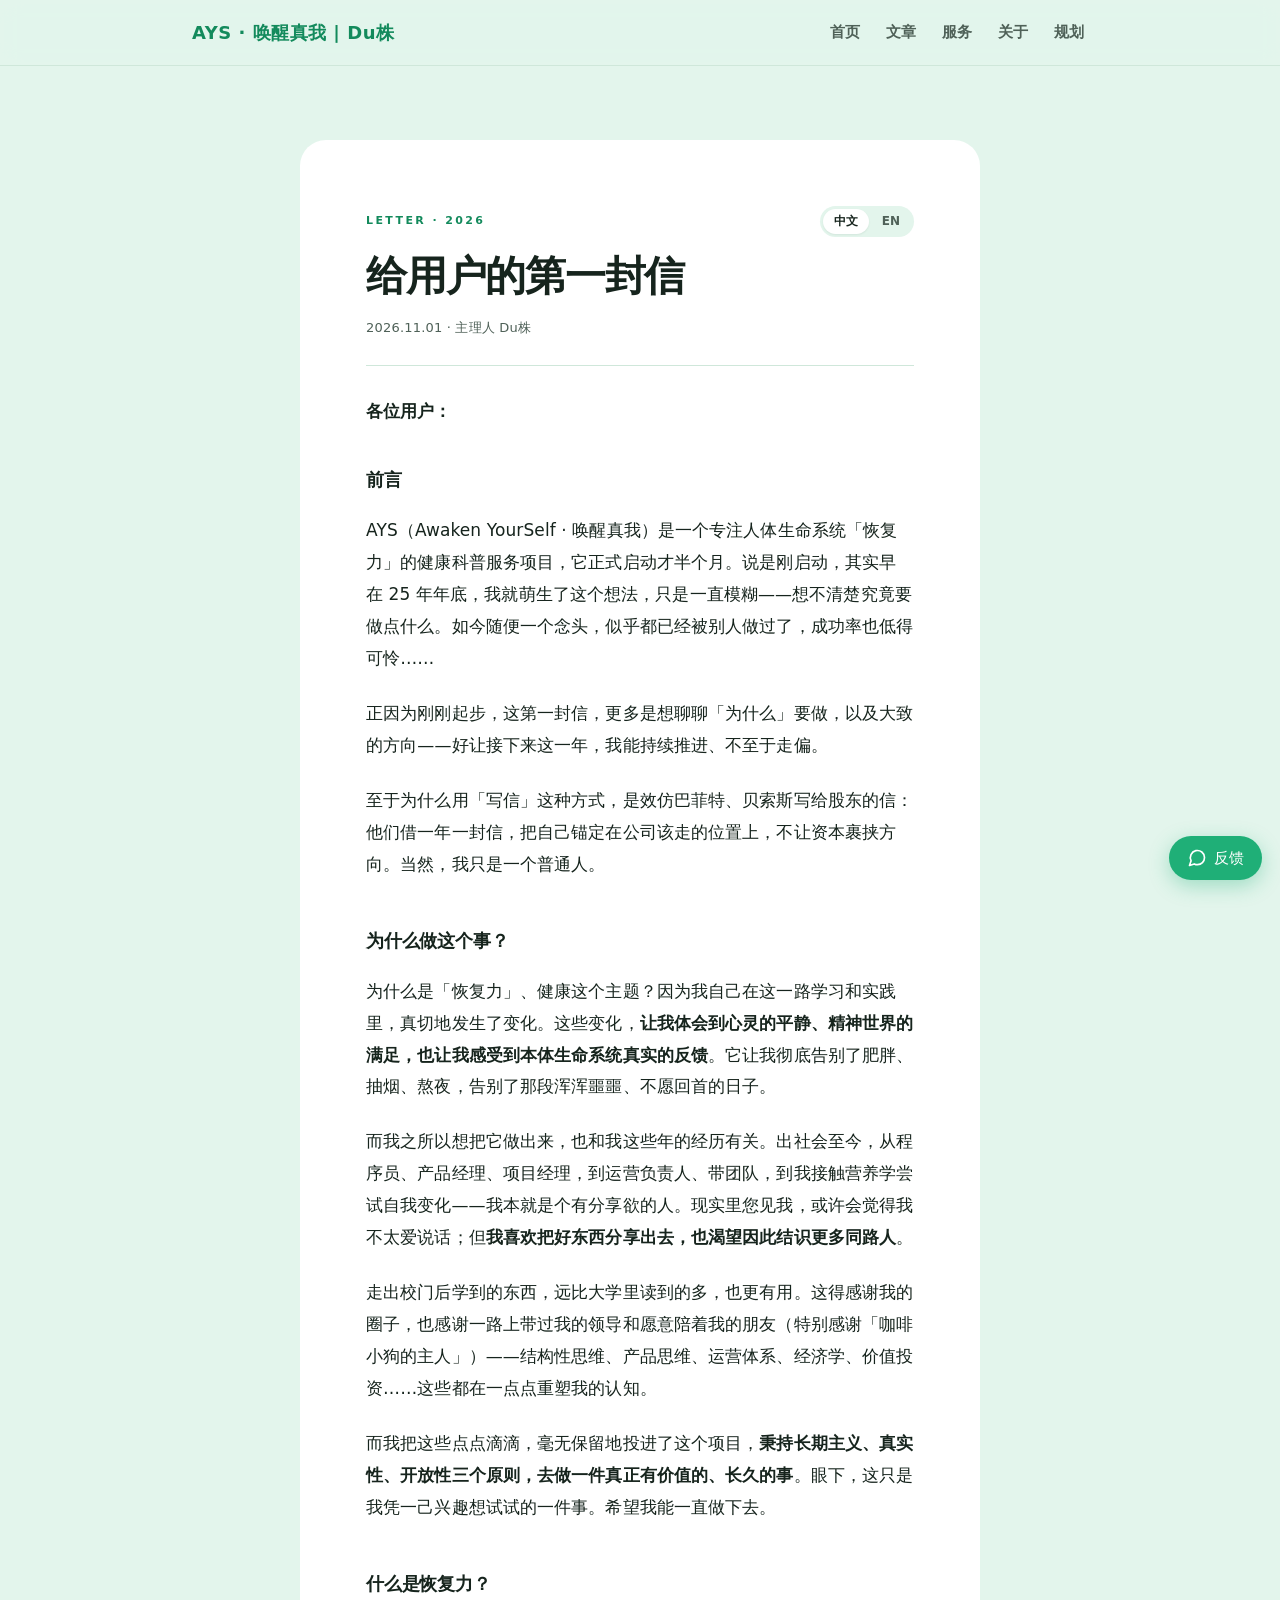
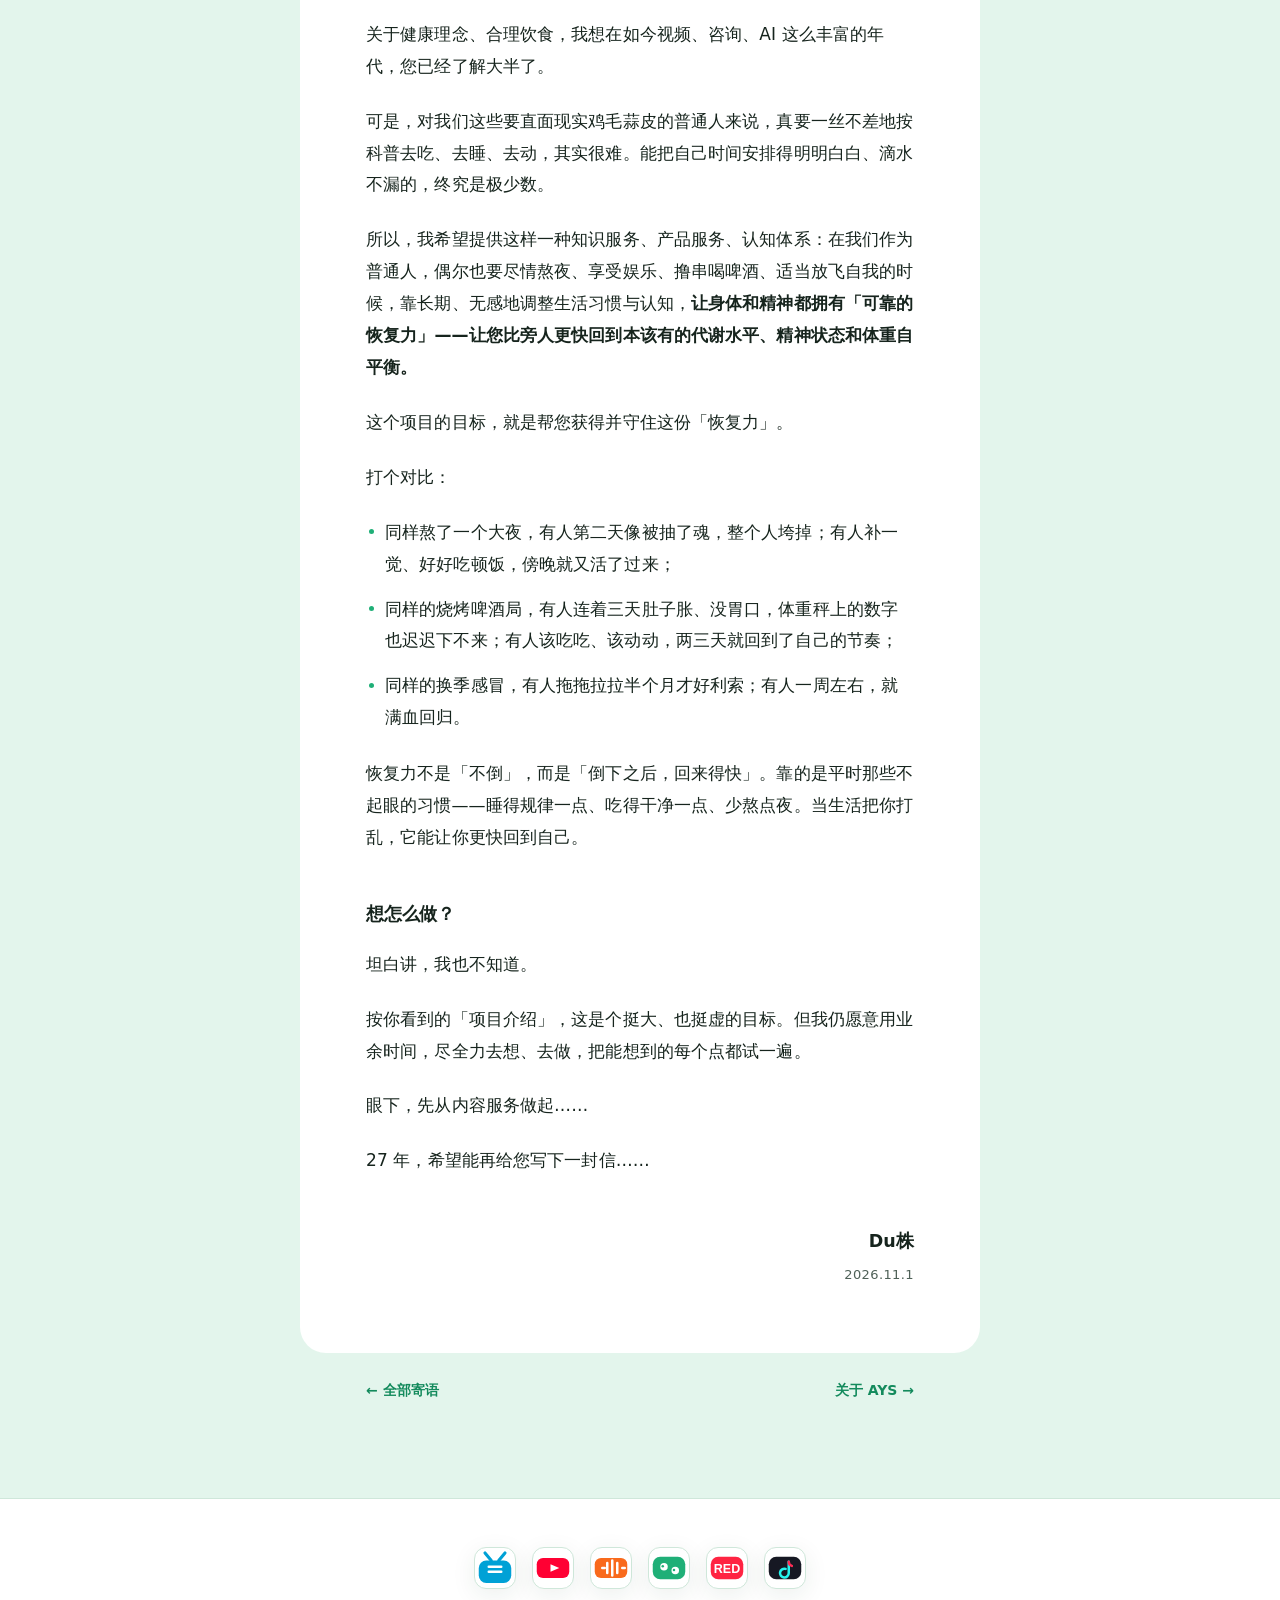
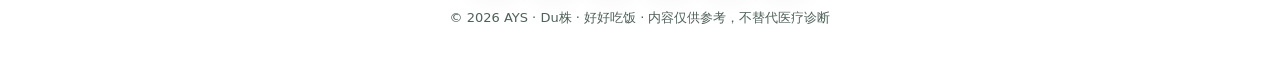
<file: letter-2026.html>
<!DOCTYPE html>
<html lang="zh-CN">
<head>
  <!-- 本文件由 build.py 自动生成（生成日期随每次构建刷新），请勿手动修改；改文案见 content/*.md，改样式见 assets/style.css -->
  <meta charset="UTF-8" />
  <meta name="viewport" content="width=device-width, initial-scale=1.0" />
  <meta http-equiv="Content-Security-Policy" content="default-src 'none'; script-src 'self'; style-src 'self'; img-src 'self' data:; font-src 'self'; connect-src 'none'; form-action 'none'; base-uri 'none'; frame-src https://player.bilibili.com https://www.youtube.com https://www.youtube-nocookie.com; manifest-src 'self'; upgrade-insecure-requests" />
  <meta name="referrer" content="strict-origin-when-cross-origin" />
  <title>给用户的第一封信 | AYS · 唤醒真我 | Du株</title>
  <meta name="description" content="这封信想说说为什么做它、方向在哪，以及我理解的「恢复力」——不是不倒下，而是倒下之后回来得快。" />
  <link rel="icon" href="assets/logo/logo-tile.svg" type="image/svg+xml" />
  <link rel="icon" href="assets/logo/favicon.ico" sizes="48x48" />
  <link rel="apple-touch-icon" href="assets/logo/apple-touch-icon.png" />
  <meta name="theme-color" content="#1faf77" />
  <link rel="canonical" href="https://unclecatmyself.github.io/ays-website/letter-2026.html" />
  <meta property="og:title" content="给用户的第一封信 | AYS · 唤醒真我 | Du株" />
  <meta property="og:description" content="这封信想说说为什么做它、方向在哪，以及我理解的「恢复力」——不是不倒下，而是倒下之后回来得快。" />
  <meta property="og:type" content="website" />
  <meta property="og:url" content="https://unclecatmyself.github.io/ays-website/letter-2026.html" />
  <meta property="og:image" content="https://unclecatmyself.github.io/ays-website/assets/og-default.png" />
  <meta property="og:image:width" content="1200" />
  <meta property="og:image:height" content="630" />
  <meta name="twitter:card" content="summary_large_image" />
  <link rel="stylesheet" href="assets/style.css" />
    <link rel="alternate" hreflang="zh-CN" href="https://unclecatmyself.github.io/ays-website/letter-2026.html" />
  <link rel="alternate" hreflang="en" href="https://unclecatmyself.github.io/ays-website/letter-2026-en.html" />
  <link rel="alternate" hreflang="x-default" href="https://unclecatmyself.github.io/ays-website/letter-2026.html" />
</head>
<body>
  <nav class="nav" id="nav">
    <a class="nav__brand" href="index.html">AYS · 唤醒真我 | Du株</a>
    <button class="nav__toggle" aria-label="菜单" aria-expanded="false">☰</button>
    <div class="nav__spacer"></div>
    <div class="nav__menu">
    <a class="nav__link" href="index.html">首页</a>
    <a class="nav__link" href="articles.html">文章</a>
    <a class="nav__link" href="service.html">服务</a>
    <a class="nav__link" href="about.html">关于</a>
    <a class="nav__link" href="roadmap.html">规划</a>
    </div>
  </nav>
    <main class="lp">
      <div class="lp__sheet">
        <div class="lp__top">
          <span class="lp__eyebrow">Letter · 2026</span>
          <span class="lp__lang"><span class="lp__lang-btn is-on" aria-current="true">中文</span><a class="lp__lang-btn" href="letter-2026-en.html" hreflang="en">EN</a></span>
        </div>
        <h1 class="lp__title">给用户的第一封信</h1>
        <p class="lp__meta">2026.11.01 · 主理人 Du株</p>
        <div class="lp__body">
<p>各位用户：</p>
<h3>前言</h3>
<p>AYS（Awaken YourSelf · 唤醒真我）是一个专注人体生命系统「恢复力」的健康科普服务项目，它正式启动才半个月。说是刚启动，其实早在 25 年年底，我就萌生了这个想法，只是一直模糊——想不清楚究竟要做点什么。如今随便一个念头，似乎都已经被别人做过了，成功率也低得可怜……</p>
<p>正因为刚刚起步，这第一封信，更多是想聊聊「为什么」要做，以及大致的方向——好让接下来这一年，我能持续推进、不至于走偏。</p>
<p>至于为什么用「写信」这种方式，是效仿巴菲特、贝索斯写给股东的信：他们借一年一封信，把自己锚定在公司该走的位置上，不让资本裹挟方向。当然，我只是一个普通人。</p>
<h3>为什么做这个事？</h3>
<p>为什么是「恢复力」、健康这个主题？因为我自己在这一路学习和实践里，真切地发生了变化。这些变化，<strong>让我体会到心灵的平静、精神世界的满足，也让我感受到本体生命系统真实的反馈</strong>。它让我彻底告别了肥胖、抽烟、熬夜，告别了那段浑浑噩噩、不愿回首的日子。</p>
<p>而我之所以想把它做出来，也和我这些年的经历有关。出社会至今，从程序员、产品经理、项目经理，到运营负责人、带团队，到我接触营养学尝试自我变化——我本就是个有分享欲的人。现实里您见我，或许会觉得我不太爱说话；但<strong>我喜欢把好东西分享出去，也渴望因此结识更多同路人</strong>。</p>
<p>走出校门后学到的东西，远比大学里读到的多，也更有用。这得感谢我的圈子，也感谢一路上带过我的领导和愿意陪着我的朋友（特别感谢「咖啡小狗的主人」）——结构性思维、产品思维、运营体系、经济学、价值投资……这些都在一点点重塑我的认知。</p>
<p>而我把这些点点滴滴，毫无保留地投进了这个项目，<strong>秉持长期主义、真实性、开放性三个原则，去做一件真正有价值的、长久的事</strong>。眼下，这只是我凭一己兴趣想试试的一件事。希望我能一直做下去。</p>
<h3>什么是恢复力？</h3>
<p>关于健康理念、合理饮食，我想在如今视频、咨询、AI 这么丰富的年代，您已经了解大半了。</p>
<p>可是，对我们这些要直面现实鸡毛蒜皮的普通人来说，真要一丝不差地按科普去吃、去睡、去动，其实很难。能把自己时间安排得明明白白、滴水不漏的，终究是极少数。</p>
<p>所以，我希望提供这样一种知识服务、产品服务、认知体系：在我们作为普通人，偶尔也要尽情熬夜、享受娱乐、撸串喝啤酒、适当放飞自我的时候，靠长期、无感地调整生活习惯与认知，<strong>让身体和精神都拥有「可靠的恢复力」——让您比旁人更快回到本该有的代谢水平、精神状态和体重自平衡。</strong></p>
<p>这个项目的目标，就是帮您获得并守住这份「恢复力」。</p>
<p>打个对比：</p>
<ul><li>同样熬了一个大夜，有人第二天像被抽了魂，整个人垮掉；有人补一觉、好好吃顿饭，傍晚就又活了过来；</li><li>同样的烧烤啤酒局，有人连着三天肚子胀、没胃口，体重秤上的数字也迟迟下不来；有人该吃吃、该动动，两三天就回到了自己的节奏；</li><li>同样的换季感冒，有人拖拖拉拉半个月才好利索；有人一周左右，就满血回归。</li></ul>
<p>恢复力不是「不倒」，而是「倒下之后，回来得快」。靠的是平时那些不起眼的习惯——睡得规律一点、吃得干净一点、少熬点夜。当生活把你打乱，它能让你更快回到自己。</p>
<h3>想怎么做？</h3>
<p>坦白讲，我也不知道。</p>
<p>按你看到的「项目介绍」，这是个挺大、也挺虚的目标。但我仍愿意用业余时间，尽全力去想、去做，把能想到的每个点都试一遍。</p>
<p>眼下，先从内容服务做起……</p>
<p>27 年，希望能再给您写下一封信……</p>
<div class="lp__sign"><span class="lp__sign-name">Du株</span><span class="lp__sign-date">2026.11.1</span></div>
        </div>
      </div>
      <div class="lp__foot">
        <a href="letters.html">← 全部寄语</a><a href="about.html">关于 AYS →</a>
      </div>
    </main>
  <footer class="footer">
    <div class="channels channels--mini">
      <a class="channel" href="https://space.bilibili.com/3546711997811319" target="_blank" rel="noopener noreferrer" data-name="B站" aria-label="B站 频道">
        <span class="channel__badge"><svg viewBox="0 0 64 64" width="64" height="64"><rect x="6" y="20" width="52" height="36" rx="12" fill="#00a1d6"/><path d="M16 8l10 12M48 8l-10 12" stroke="#00a1d6" stroke-width="5" fill="none" stroke-linecap="round"/><path d="M22 30h20M22 38h20" stroke="#fff" stroke-width="4" stroke-linecap="round"/></svg></span>
        <span class="channel__name">B站</span>
        <span class="channel__card">
          <img class="channel__avatar" src="assets/avatar.jpg" alt="B站" loading="lazy" />
          <span class="channel__card-title">B站</span>
          <span class="channel__card-text">前往 B站频道 →</span>
        </span>
      </a>
      <a class="channel" href="https://www.youtube.com/@DuZhu-AYS" target="_blank" rel="noopener noreferrer" data-name="YouTube" aria-label="YouTube 频道">
        <span class="channel__badge"><svg viewBox="0 0 64 64" width="64" height="64"><rect x="6" y="16" width="52" height="32" rx="10" fill="#ff0033"/><path d="M28 26l14 6-14 6z" fill="#fff"/></svg></span>
        <span class="channel__name">YouTube</span>
        <span class="channel__card">
          <img class="channel__avatar" src="assets/avatar.jpg" alt="YouTube" loading="lazy" />
          <span class="channel__card-title">YouTube</span>
          <span class="channel__card-text">前往 YouTube频道 →</span>
        </span>
      </a>
      <a class="channel" href="https://www.ximalaya.com/zhubo/57318376" target="_blank" rel="noopener noreferrer" data-name="喜马拉雅" aria-label="喜马拉雅 频道">
        <span class="channel__badge"><svg viewBox="0 0 64 64" width="64" height="64"><rect x="6" y="16" width="52" height="32" rx="10" fill="#f96a1c"/><path d="M18 32h4M26 24v16M34 20v24M42 24v16M50 32h4" stroke="#fff" stroke-width="4" stroke-linecap="round"/></svg></span>
        <span class="channel__name">喜马拉雅</span>
        <span class="channel__card">
          <img class="channel__avatar" src="assets/avatar.jpg" alt="喜马拉雅" loading="lazy" />
          <span class="channel__card-title">喜马拉雅</span>
          <span class="channel__card-text">前往 喜马拉雅频道 →</span>
        </span>
      </a>
      <span class="channel channel--qr" tabindex="0" data-name="公众号" role="button" aria-label="公众号 扫码关注">
        <span class="channel__badge"><svg viewBox="0 0 64 64" width="64" height="64"><rect x="6" y="14" width="52" height="36" rx="12" fill="#1faf77"/><circle cx="24" cy="30" r="6" fill="#fff"/><circle cx="42" cy="36" r="6" fill="#fff"/><circle cx="22" cy="29" r="2" fill="#1faf77"/><circle cx="40" cy="35" r="2" fill="#1faf77"/></svg></span>
        <span class="channel__name">公众号</span>
        <span class="channel__card channel__card--qr">
          <img class="channel__qr" src="assets/qr/qr-wechat.png" alt="公众号二维码" loading="lazy" />
          <span class="channel__card-text">公众号 · 扫码关注</span>
        </span>
      </span>
      <span class="channel channel--qr" tabindex="0" data-name="小红书" role="button" aria-label="小红书 扫码关注">
        <span class="channel__badge"><svg viewBox="0 0 64 64" width="64" height="64"><rect x="6" y="14" width="52" height="36" rx="12" fill="#ff2442"/><text x="32" y="40" font-size="20" fill="#fff" text-anchor="middle" font-family="sans-serif" font-weight="800">RED</text></svg></span>
        <span class="channel__name">小红书</span>
        <span class="channel__card channel__card--qr">
          <img class="channel__qr" src="assets/qr/qr-xhs.png" alt="小红书二维码" loading="lazy" />
          <span class="channel__card-text">小红书 · 扫码关注</span>
        </span>
      </span>
      <span class="channel channel--qr" tabindex="0" data-name="抖音" role="button" aria-label="抖音 扫码关注">
        <span class="channel__badge"><svg viewBox="0 0 64 64" width="64" height="64"><rect x="6" y="14" width="52" height="36" rx="12" fill="#161823"/><path d="M38 22v18a7 7 0 11-5-6.6" stroke="#25f4ee" stroke-width="4" fill="none" stroke-linecap="round"/><path d="M38 22a7 7 0 005 6.6" stroke="#fe2c55" stroke-width="4" fill="none" stroke-linecap="round"/></svg></span>
        <span class="channel__name">抖音</span>
        <span class="channel__card channel__card--qr">
          <img class="channel__qr" src="assets/qr/qr-douyin.png" alt="抖音二维码" loading="lazy" />
          <span class="channel__card-text">抖音 · 扫码关注</span>
        </span>
      </span>
    </div>
    <div class="footer__copy">© 2026 AYS · Du株 · 好好吃饭 · 内容仅供参考，不替代医疗诊断</div>
  </footer>
  <script src="assets/script.js"></script>
  <a class="feedback-fab" href="https://wj.qq.com/s2/28353037/n9yt/" target="_blank" rel="noopener noreferrer" aria-label="填写意见反馈">
    <span class="feedback-fab__icon" aria-hidden="true">
      <svg viewBox="0 0 24 24" width="20" height="20" fill="none" stroke="currentColor" stroke-width="2" stroke-linecap="round" stroke-linejoin="round"><path d="M21 11.5a8.38 8.38 0 0 1-8.5 8.5 8.5 8.5 0 0 1-3.8-.9L3 21l1.9-5.7A8.5 8.5 0 1 1 21 11.5z"/></svg>
    </span>
    <span class="feedback-fab__text">反馈</span>
  </a>
</body>
</html>
</file>
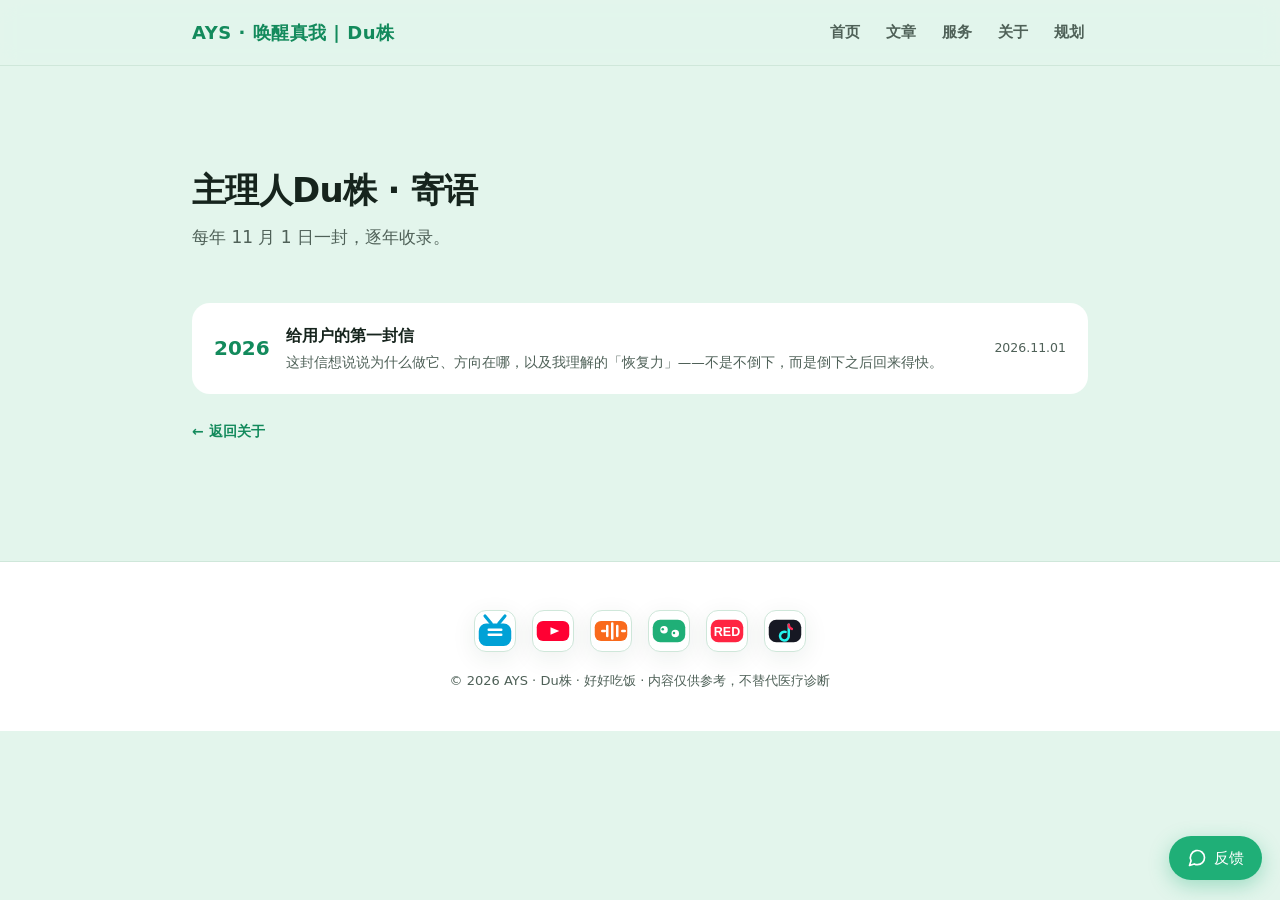
<file: letters.html>
<!DOCTYPE html>
<html lang="zh-CN">
<head>
  <!-- 本文件由 build.py 自动生成（生成日期随每次构建刷新），请勿手动修改；改文案见 content/*.md，改样式见 assets/style.css -->
  <meta charset="UTF-8" />
  <meta name="viewport" content="width=device-width, initial-scale=1.0" />
  <meta http-equiv="Content-Security-Policy" content="default-src 'none'; script-src 'self'; style-src 'self'; img-src 'self' data:; font-src 'self'; connect-src 'none'; form-action 'none'; base-uri 'none'; frame-src https://player.bilibili.com https://www.youtube.com https://www.youtube-nocookie.com; manifest-src 'self'; upgrade-insecure-requests" />
  <meta name="referrer" content="strict-origin-when-cross-origin" />
  <title>主理人寄语 | AYS · 唤醒真我 | Du株</title>
  <meta name="description" content="AYS 主理人 Du株 每年 11 月 1 日写给读者的一封信，按年份收录。" />
  <link rel="icon" href="assets/logo/logo-tile.svg" type="image/svg+xml" />
  <link rel="icon" href="assets/logo/favicon.ico" sizes="48x48" />
  <link rel="apple-touch-icon" href="assets/logo/apple-touch-icon.png" />
  <meta name="theme-color" content="#1faf77" />
  <link rel="canonical" href="https://unclecatmyself.github.io/ays-website/letters.html" />
  <meta property="og:title" content="主理人寄语 | AYS · 唤醒真我 | Du株" />
  <meta property="og:description" content="AYS 主理人 Du株 每年 11 月 1 日写给读者的一封信，按年份收录。" />
  <meta property="og:type" content="website" />
  <meta property="og:url" content="https://unclecatmyself.github.io/ays-website/letters.html" />
  <meta property="og:image" content="https://unclecatmyself.github.io/ays-website/assets/og-default.png" />
  <meta property="og:image:width" content="1200" />
  <meta property="og:image:height" content="630" />
  <meta name="twitter:card" content="summary_large_image" />
  <link rel="stylesheet" href="assets/style.css" />
  
</head>
<body>
  <nav class="nav" id="nav">
    <a class="nav__brand" href="index.html">AYS · 唤醒真我 | Du株</a>
    <button class="nav__toggle" aria-label="菜单" aria-expanded="false">☰</button>
    <div class="nav__spacer"></div>
    <div class="nav__menu">
    <a class="nav__link" href="index.html">首页</a>
    <a class="nav__link" href="articles.html">文章</a>
    <a class="nav__link" href="service.html">服务</a>
    <a class="nav__link" href="about.html">关于</a>
    <a class="nav__link" href="roadmap.html">规划</a>
    </div>
  </nav>
    <main class="wrap section">
      <h1 class="section__title">主理人Du株 · 寄语</h1>
      <p class="section__lead">每年 11 月 1 日一封，逐年收录。</p>
    <div class="llist">
      <a class="lrow" href="letter-2026.html">
        <span class="lrow__year">2026</span>
        <span class="lrow__body"><span class="lrow__title">给用户的第一封信</span><span class="lrow__sum">这封信想说说为什么做它、方向在哪，以及我理解的「恢复力」——不是不倒下，而是倒下之后回来得快。</span></span>
        <span class="lrow__date">2026.11.01</span>
      </a>
    </div>
      <p class="backlink"><a href="about.html">← 返回关于</a></p>
    </main>
  <footer class="footer">
    <div class="channels channels--mini">
      <a class="channel" href="https://space.bilibili.com/3546711997811319" target="_blank" rel="noopener noreferrer" data-name="B站" aria-label="B站 频道">
        <span class="channel__badge"><svg viewBox="0 0 64 64" width="64" height="64"><rect x="6" y="20" width="52" height="36" rx="12" fill="#00a1d6"/><path d="M16 8l10 12M48 8l-10 12" stroke="#00a1d6" stroke-width="5" fill="none" stroke-linecap="round"/><path d="M22 30h20M22 38h20" stroke="#fff" stroke-width="4" stroke-linecap="round"/></svg></span>
        <span class="channel__name">B站</span>
        <span class="channel__card">
          <img class="channel__avatar" src="assets/avatar.jpg" alt="B站" loading="lazy" />
          <span class="channel__card-title">B站</span>
          <span class="channel__card-text">前往 B站频道 →</span>
        </span>
      </a>
      <a class="channel" href="https://www.youtube.com/@DuZhu-AYS" target="_blank" rel="noopener noreferrer" data-name="YouTube" aria-label="YouTube 频道">
        <span class="channel__badge"><svg viewBox="0 0 64 64" width="64" height="64"><rect x="6" y="16" width="52" height="32" rx="10" fill="#ff0033"/><path d="M28 26l14 6-14 6z" fill="#fff"/></svg></span>
        <span class="channel__name">YouTube</span>
        <span class="channel__card">
          <img class="channel__avatar" src="assets/avatar.jpg" alt="YouTube" loading="lazy" />
          <span class="channel__card-title">YouTube</span>
          <span class="channel__card-text">前往 YouTube频道 →</span>
        </span>
      </a>
      <a class="channel" href="https://www.ximalaya.com/zhubo/57318376" target="_blank" rel="noopener noreferrer" data-name="喜马拉雅" aria-label="喜马拉雅 频道">
        <span class="channel__badge"><svg viewBox="0 0 64 64" width="64" height="64"><rect x="6" y="16" width="52" height="32" rx="10" fill="#f96a1c"/><path d="M18 32h4M26 24v16M34 20v24M42 24v16M50 32h4" stroke="#fff" stroke-width="4" stroke-linecap="round"/></svg></span>
        <span class="channel__name">喜马拉雅</span>
        <span class="channel__card">
          <img class="channel__avatar" src="assets/avatar.jpg" alt="喜马拉雅" loading="lazy" />
          <span class="channel__card-title">喜马拉雅</span>
          <span class="channel__card-text">前往 喜马拉雅频道 →</span>
        </span>
      </a>
      <span class="channel channel--qr" tabindex="0" data-name="公众号" role="button" aria-label="公众号 扫码关注">
        <span class="channel__badge"><svg viewBox="0 0 64 64" width="64" height="64"><rect x="6" y="14" width="52" height="36" rx="12" fill="#1faf77"/><circle cx="24" cy="30" r="6" fill="#fff"/><circle cx="42" cy="36" r="6" fill="#fff"/><circle cx="22" cy="29" r="2" fill="#1faf77"/><circle cx="40" cy="35" r="2" fill="#1faf77"/></svg></span>
        <span class="channel__name">公众号</span>
        <span class="channel__card channel__card--qr">
          <img class="channel__qr" src="assets/qr/qr-wechat.png" alt="公众号二维码" loading="lazy" />
          <span class="channel__card-text">公众号 · 扫码关注</span>
        </span>
      </span>
      <span class="channel channel--qr" tabindex="0" data-name="小红书" role="button" aria-label="小红书 扫码关注">
        <span class="channel__badge"><svg viewBox="0 0 64 64" width="64" height="64"><rect x="6" y="14" width="52" height="36" rx="12" fill="#ff2442"/><text x="32" y="40" font-size="20" fill="#fff" text-anchor="middle" font-family="sans-serif" font-weight="800">RED</text></svg></span>
        <span class="channel__name">小红书</span>
        <span class="channel__card channel__card--qr">
          <img class="channel__qr" src="assets/qr/qr-xhs.png" alt="小红书二维码" loading="lazy" />
          <span class="channel__card-text">小红书 · 扫码关注</span>
        </span>
      </span>
      <span class="channel channel--qr" tabindex="0" data-name="抖音" role="button" aria-label="抖音 扫码关注">
        <span class="channel__badge"><svg viewBox="0 0 64 64" width="64" height="64"><rect x="6" y="14" width="52" height="36" rx="12" fill="#161823"/><path d="M38 22v18a7 7 0 11-5-6.6" stroke="#25f4ee" stroke-width="4" fill="none" stroke-linecap="round"/><path d="M38 22a7 7 0 005 6.6" stroke="#fe2c55" stroke-width="4" fill="none" stroke-linecap="round"/></svg></span>
        <span class="channel__name">抖音</span>
        <span class="channel__card channel__card--qr">
          <img class="channel__qr" src="assets/qr/qr-douyin.png" alt="抖音二维码" loading="lazy" />
          <span class="channel__card-text">抖音 · 扫码关注</span>
        </span>
      </span>
    </div>
    <div class="footer__copy">© 2026 AYS · Du株 · 好好吃饭 · 内容仅供参考，不替代医疗诊断</div>
  </footer>
  <script src="assets/script.js"></script>
  <a class="feedback-fab" href="https://wj.qq.com/s2/28353037/n9yt/" target="_blank" rel="noopener noreferrer" aria-label="填写意见反馈">
    <span class="feedback-fab__icon" aria-hidden="true">
      <svg viewBox="0 0 24 24" width="20" height="20" fill="none" stroke="currentColor" stroke-width="2" stroke-linecap="round" stroke-linejoin="round"><path d="M21 11.5a8.38 8.38 0 0 1-8.5 8.5 8.5 8.5 0 0 1-3.8-.9L3 21l1.9-5.7A8.5 8.5 0 1 1 21 11.5z"/></svg>
    </span>
    <span class="feedback-fab__text">反馈</span>
  </a>
</body>
</html>
</file>
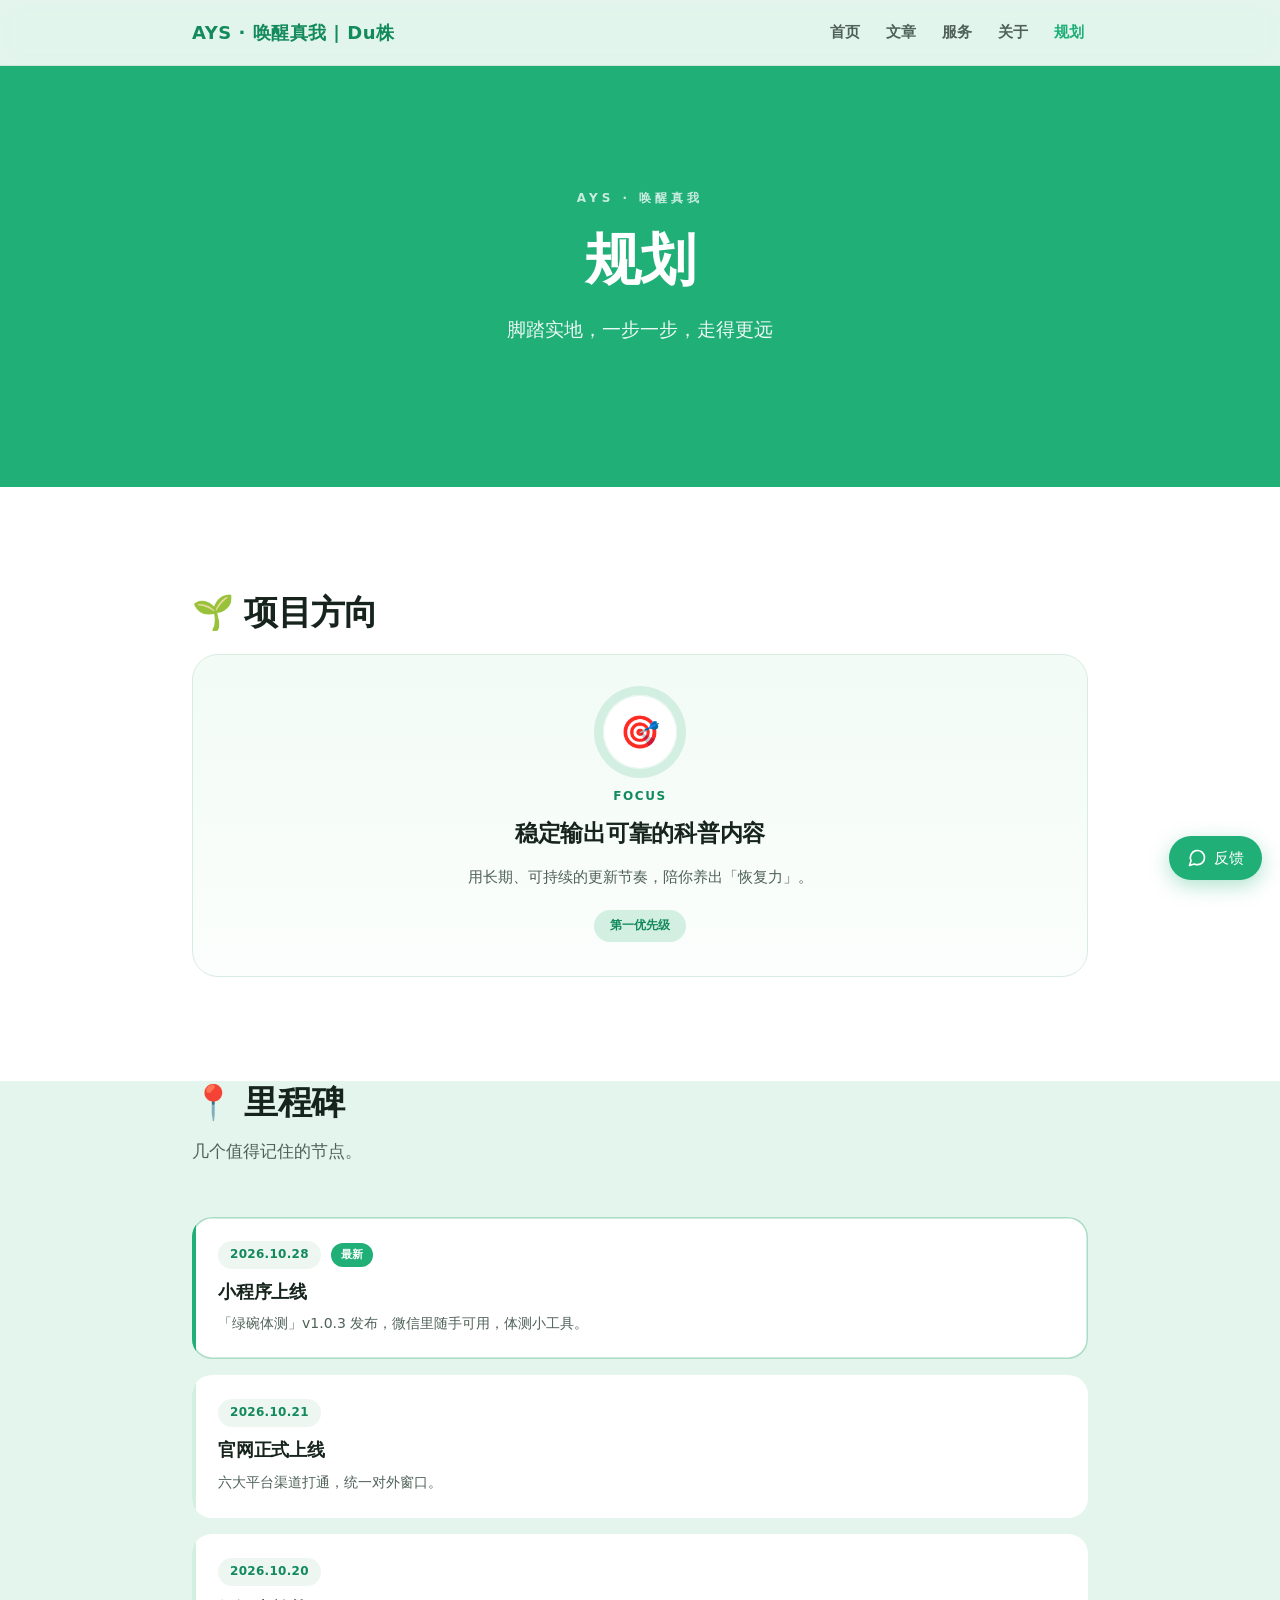
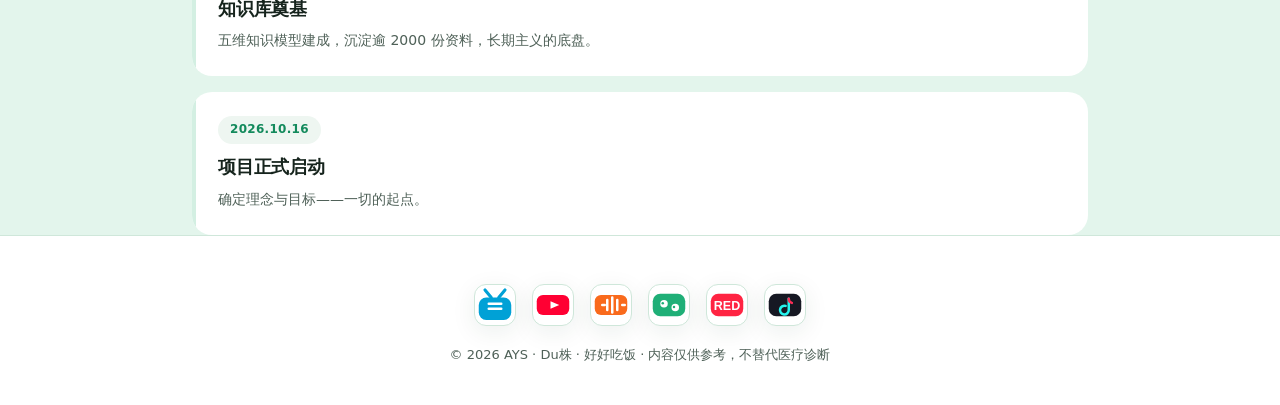
<file: roadmap.html>
<!DOCTYPE html>
<html lang="zh-CN">
<head>
  <!-- 本文件由 build.py 自动生成（生成日期随每次构建刷新），请勿手动修改；改文案见 content/*.md，改样式见 assets/style.css -->
  <meta charset="UTF-8" />
  <meta name="viewport" content="width=device-width, initial-scale=1.0" />
  <meta http-equiv="Content-Security-Policy" content="default-src 'none'; script-src 'self'; style-src 'self'; img-src 'self' data:; font-src 'self'; connect-src 'none'; form-action 'none'; base-uri 'none'; frame-src https://player.bilibili.com https://www.youtube.com https://www.youtube-nocookie.com; manifest-src 'self'; upgrade-insecure-requests" />
  <meta name="referrer" content="strict-origin-when-cross-origin" />
  <title>规划 | AYS · 唤醒真我 | Du株</title>
  <meta name="description" content="AYS·Du株的项目里程碑与长期方向：循证营养科普品牌的成长节点与规划。" />
  <link rel="icon" href="assets/logo/logo-tile.svg" type="image/svg+xml" />
  <link rel="icon" href="assets/logo/favicon.ico" sizes="48x48" />
  <link rel="apple-touch-icon" href="assets/logo/apple-touch-icon.png" />
  <meta name="theme-color" content="#1faf77" />
  <link rel="canonical" href="https://unclecatmyself.github.io/ays-website/roadmap.html" />
  <meta property="og:title" content="规划 | AYS · 唤醒真我 | Du株" />
  <meta property="og:description" content="AYS·Du株的项目里程碑与长期方向：循证营养科普品牌的成长节点与规划。" />
  <meta property="og:type" content="website" />
  <meta property="og:url" content="https://unclecatmyself.github.io/ays-website/roadmap.html" />
  <meta property="og:image" content="https://unclecatmyself.github.io/ays-website/assets/og-default.png" />
  <meta property="og:image:width" content="1200" />
  <meta property="og:image:height" content="630" />
  <meta name="twitter:card" content="summary_large_image" />
  <link rel="stylesheet" href="assets/style.css" />
  <link rel="stylesheet" href="assets/roadmap.css" />
</head>
<body>
  <nav class="nav" id="nav">
    <a class="nav__brand" href="index.html">AYS · 唤醒真我 | Du株</a>
    <button class="nav__toggle" aria-label="菜单" aria-expanded="false">☰</button>
    <div class="nav__spacer"></div>
    <div class="nav__menu">
    <a class="nav__link" href="index.html">首页</a>
    <a class="nav__link" href="articles.html">文章</a>
    <a class="nav__link" href="service.html">服务</a>
    <a class="nav__link" href="about.html">关于</a>
    <a class="nav__link" href="roadmap.html">规划</a>
    </div>
  </nav>
    <header class="hero">
      <span class="hero__kicker">AYS · 唤醒真我</span>
      <h1 class="hero__title">规划</h1>
      <p class="hero__sub">脚踏实地，一步一步，走得更远</p>
    </header>
    <section class="section section--soft">
      <div class="wrap">
        <h2 class="section__title rd-sec-title">🌱 项目方向</h2>
        
        <div class="rd-dirs">        <div class="rd-dir">
          <div class="rd-dir__icon">🎯</div>
          <div class="rd-dir__eyebrow">FOCUS</div>
          <div class="rd-dir__name">稳定输出可靠的科普内容</div>
          <p class="rd-dir__desc">用长期、可持续的更新节奏，陪你养出「恢复力」。</p>
          <span class="rd-dir__tag">第一优先级</span>
        </div></div>
      </div>
    </section>    <section>
      <div class="wrap">
        <h2 class="section__title rd-sec-title">📍 里程碑</h2>
        <p class="section__lead">几个值得记住的节点。</p>
        <div class="rd-cards">
        <div class="rd-card rd-card--latest">
          <div class="rd-card__head"><span class="rd-card__date">2026.10.28</span><span class="rd-card__badge">最新</span></div>
          <h3 class="rd-card__title">小程序上线</h3>
          <p class="rd-card__desc">「绿碗体测」v1.0.3 发布，微信里随手可用，体测小工具。</p>
        </div>
        <div class="rd-card">
          <div class="rd-card__head"><span class="rd-card__date">2026.10.21</span></div>
          <h3 class="rd-card__title">官网正式上线</h3>
          <p class="rd-card__desc">六大平台渠道打通，统一对外窗口。</p>
        </div>
        <div class="rd-card">
          <div class="rd-card__head"><span class="rd-card__date">2026.10.20</span></div>
          <h3 class="rd-card__title">知识库奠基</h3>
          <p class="rd-card__desc">五维知识模型建成，沉淀逾 2000 份资料，长期主义的底盘。</p>
        </div>
        <div class="rd-card">
          <div class="rd-card__head"><span class="rd-card__date">2026.10.16</span></div>
          <h3 class="rd-card__title">项目正式启动</h3>
          <p class="rd-card__desc">确定理念与目标——一切的起点。</p>
        </div>
        </div>
      </div>
    </section>
  <footer class="footer">
    <div class="channels channels--mini">
      <a class="channel" href="https://space.bilibili.com/3546711997811319" target="_blank" rel="noopener noreferrer" data-name="B站" aria-label="B站 频道">
        <span class="channel__badge"><svg viewBox="0 0 64 64" width="64" height="64"><rect x="6" y="20" width="52" height="36" rx="12" fill="#00a1d6"/><path d="M16 8l10 12M48 8l-10 12" stroke="#00a1d6" stroke-width="5" fill="none" stroke-linecap="round"/><path d="M22 30h20M22 38h20" stroke="#fff" stroke-width="4" stroke-linecap="round"/></svg></span>
        <span class="channel__name">B站</span>
        <span class="channel__card">
          <img class="channel__avatar" src="assets/avatar.jpg" alt="B站" loading="lazy" />
          <span class="channel__card-title">B站</span>
          <span class="channel__card-text">前往 B站频道 →</span>
        </span>
      </a>
      <a class="channel" href="https://www.youtube.com/@DuZhu-AYS" target="_blank" rel="noopener noreferrer" data-name="YouTube" aria-label="YouTube 频道">
        <span class="channel__badge"><svg viewBox="0 0 64 64" width="64" height="64"><rect x="6" y="16" width="52" height="32" rx="10" fill="#ff0033"/><path d="M28 26l14 6-14 6z" fill="#fff"/></svg></span>
        <span class="channel__name">YouTube</span>
        <span class="channel__card">
          <img class="channel__avatar" src="assets/avatar.jpg" alt="YouTube" loading="lazy" />
          <span class="channel__card-title">YouTube</span>
          <span class="channel__card-text">前往 YouTube频道 →</span>
        </span>
      </a>
      <a class="channel" href="https://www.ximalaya.com/zhubo/57318376" target="_blank" rel="noopener noreferrer" data-name="喜马拉雅" aria-label="喜马拉雅 频道">
        <span class="channel__badge"><svg viewBox="0 0 64 64" width="64" height="64"><rect x="6" y="16" width="52" height="32" rx="10" fill="#f96a1c"/><path d="M18 32h4M26 24v16M34 20v24M42 24v16M50 32h4" stroke="#fff" stroke-width="4" stroke-linecap="round"/></svg></span>
        <span class="channel__name">喜马拉雅</span>
        <span class="channel__card">
          <img class="channel__avatar" src="assets/avatar.jpg" alt="喜马拉雅" loading="lazy" />
          <span class="channel__card-title">喜马拉雅</span>
          <span class="channel__card-text">前往 喜马拉雅频道 →</span>
        </span>
      </a>
      <span class="channel channel--qr" tabindex="0" data-name="公众号" role="button" aria-label="公众号 扫码关注">
        <span class="channel__badge"><svg viewBox="0 0 64 64" width="64" height="64"><rect x="6" y="14" width="52" height="36" rx="12" fill="#1faf77"/><circle cx="24" cy="30" r="6" fill="#fff"/><circle cx="42" cy="36" r="6" fill="#fff"/><circle cx="22" cy="29" r="2" fill="#1faf77"/><circle cx="40" cy="35" r="2" fill="#1faf77"/></svg></span>
        <span class="channel__name">公众号</span>
        <span class="channel__card channel__card--qr">
          <img class="channel__qr" src="assets/qr/qr-wechat.png" alt="公众号二维码" loading="lazy" />
          <span class="channel__card-text">公众号 · 扫码关注</span>
        </span>
      </span>
      <span class="channel channel--qr" tabindex="0" data-name="小红书" role="button" aria-label="小红书 扫码关注">
        <span class="channel__badge"><svg viewBox="0 0 64 64" width="64" height="64"><rect x="6" y="14" width="52" height="36" rx="12" fill="#ff2442"/><text x="32" y="40" font-size="20" fill="#fff" text-anchor="middle" font-family="sans-serif" font-weight="800">RED</text></svg></span>
        <span class="channel__name">小红书</span>
        <span class="channel__card channel__card--qr">
          <img class="channel__qr" src="assets/qr/qr-xhs.png" alt="小红书二维码" loading="lazy" />
          <span class="channel__card-text">小红书 · 扫码关注</span>
        </span>
      </span>
      <span class="channel channel--qr" tabindex="0" data-name="抖音" role="button" aria-label="抖音 扫码关注">
        <span class="channel__badge"><svg viewBox="0 0 64 64" width="64" height="64"><rect x="6" y="14" width="52" height="36" rx="12" fill="#161823"/><path d="M38 22v18a7 7 0 11-5-6.6" stroke="#25f4ee" stroke-width="4" fill="none" stroke-linecap="round"/><path d="M38 22a7 7 0 005 6.6" stroke="#fe2c55" stroke-width="4" fill="none" stroke-linecap="round"/></svg></span>
        <span class="channel__name">抖音</span>
        <span class="channel__card channel__card--qr">
          <img class="channel__qr" src="assets/qr/qr-douyin.png" alt="抖音二维码" loading="lazy" />
          <span class="channel__card-text">抖音 · 扫码关注</span>
        </span>
      </span>
    </div>
    <div class="footer__copy">© 2026 AYS · Du株 · 好好吃饭 · 内容仅供参考，不替代医疗诊断</div>
  </footer>
  <script src="assets/script.js"></script>
  <a class="feedback-fab" href="https://wj.qq.com/s2/28353037/n9yt/" target="_blank" rel="noopener noreferrer" aria-label="填写意见反馈">
    <span class="feedback-fab__icon" aria-hidden="true">
      <svg viewBox="0 0 24 24" width="20" height="20" fill="none" stroke="currentColor" stroke-width="2" stroke-linecap="round" stroke-linejoin="round"><path d="M21 11.5a8.38 8.38 0 0 1-8.5 8.5 8.5 8.5 0 0 1-3.8-.9L3 21l1.9-5.7A8.5 8.5 0 1 1 21 11.5z"/></svg>
    </span>
    <span class="feedback-fab__text">反馈</span>
  </a>
</body>
</html>
</file>
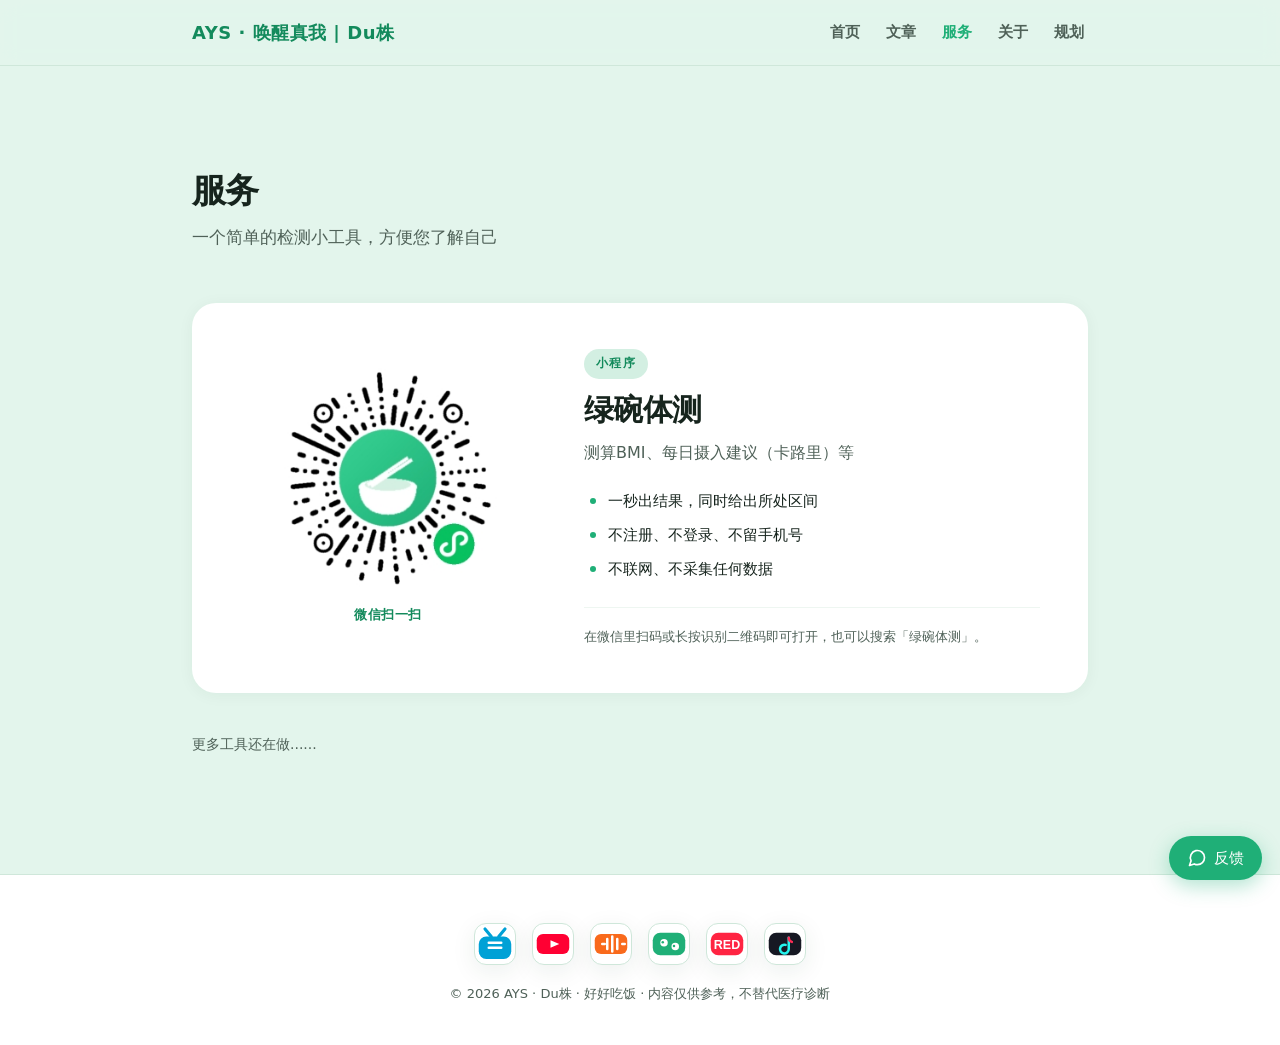
<file: service.html>
<!DOCTYPE html>
<html lang="zh-CN">
<head>
  <!-- 本文件由 build.py 自动生成（生成日期随每次构建刷新），请勿手动修改；改文案见 content/*.md，改样式见 assets/style.css -->
  <meta charset="UTF-8" />
  <meta name="viewport" content="width=device-width, initial-scale=1.0" />
  <meta http-equiv="Content-Security-Policy" content="default-src 'none'; script-src 'self'; style-src 'self'; img-src 'self' data:; font-src 'self'; connect-src 'none'; form-action 'none'; base-uri 'none'; frame-src https://player.bilibili.com https://www.youtube.com https://www.youtube-nocookie.com; manifest-src 'self'; upgrade-insecure-requests" />
  <meta name="referrer" content="strict-origin-when-cross-origin" />
  <title>服务 | AYS · 唤醒真我 | Du株</title>
  <meta name="description" content="Du株 的服务与工具：绿碗体测微信小程序，扫码即用，一秒算出 BMI 与所处区间，不注册、不采集数据。" />
  <link rel="icon" href="assets/logo/logo-tile.svg" type="image/svg+xml" />
  <link rel="icon" href="assets/logo/favicon.ico" sizes="48x48" />
  <link rel="apple-touch-icon" href="assets/logo/apple-touch-icon.png" />
  <meta name="theme-color" content="#1faf77" />
  <link rel="canonical" href="https://unclecatmyself.github.io/ays-website/service.html" />
  <meta property="og:title" content="服务 | AYS · 唤醒真我 | Du株" />
  <meta property="og:description" content="Du株 的服务与工具：绿碗体测微信小程序，扫码即用，一秒算出 BMI 与所处区间，不注册、不采集数据。" />
  <meta property="og:type" content="website" />
  <meta property="og:url" content="https://unclecatmyself.github.io/ays-website/service.html" />
  <meta property="og:image" content="https://unclecatmyself.github.io/ays-website/assets/og-default.png" />
  <meta property="og:image:width" content="1200" />
  <meta property="og:image:height" content="630" />
  <meta name="twitter:card" content="summary_large_image" />
  <link rel="stylesheet" href="assets/style.css" />
  <link rel="stylesheet" href="assets/service.css" />
</head>
<body>
  <nav class="nav" id="nav">
    <a class="nav__brand" href="index.html">AYS · 唤醒真我 | Du株</a>
    <button class="nav__toggle" aria-label="菜单" aria-expanded="false">☰</button>
    <div class="nav__spacer"></div>
    <div class="nav__menu">
    <a class="nav__link" href="index.html">首页</a>
    <a class="nav__link" href="articles.html">文章</a>
    <a class="nav__link" href="service.html">服务</a>
    <a class="nav__link" href="about.html">关于</a>
    <a class="nav__link" href="roadmap.html">规划</a>
    </div>
  </nav>
    <main class="wrap section">
      <h1 class="section__title">服务</h1>
      <p class="section__lead">一个简单的检测小工具，方便您了解自己</p>
    <div class="svc">
      <div class="svc__qr">
        <img src="assets/qr/qr-miniprogram.png" alt="绿碗体测 微信小程序码" width="220" height="220" loading="lazy" />
        <span class="svc__scan">微信扫一扫</span>
      </div>
      <div class="svc__body">
        <span class="svc__chip">小程序</span>
        <h2 class="svc__name">绿碗体测</h2>
        <p class="svc__desc">测算BMI、每日摄入建议（卡路里）等</p>
        <ul class="svc__list">
          <li>一秒出结果，同时给出所处区间</li>
          <li>不注册、不登录、不留手机号</li>
          <li>不联网、不采集任何数据</li>
        </ul>
        <p class="svc__note">在微信里扫码或长按识别二维码即可打开，也可以搜索「绿碗体测」。</p>
      </div>
    </div>
      <p class="svc-more">更多工具还在做......</p>
    </main>
  <footer class="footer">
    <div class="channels channels--mini">
      <a class="channel" href="https://space.bilibili.com/3546711997811319" target="_blank" rel="noopener noreferrer" data-name="B站" aria-label="B站 频道">
        <span class="channel__badge"><svg viewBox="0 0 64 64" width="64" height="64"><rect x="6" y="20" width="52" height="36" rx="12" fill="#00a1d6"/><path d="M16 8l10 12M48 8l-10 12" stroke="#00a1d6" stroke-width="5" fill="none" stroke-linecap="round"/><path d="M22 30h20M22 38h20" stroke="#fff" stroke-width="4" stroke-linecap="round"/></svg></span>
        <span class="channel__name">B站</span>
        <span class="channel__card">
          <img class="channel__avatar" src="assets/avatar.jpg" alt="B站" loading="lazy" />
          <span class="channel__card-title">B站</span>
          <span class="channel__card-text">前往 B站频道 →</span>
        </span>
      </a>
      <a class="channel" href="https://www.youtube.com/@DuZhu-AYS" target="_blank" rel="noopener noreferrer" data-name="YouTube" aria-label="YouTube 频道">
        <span class="channel__badge"><svg viewBox="0 0 64 64" width="64" height="64"><rect x="6" y="16" width="52" height="32" rx="10" fill="#ff0033"/><path d="M28 26l14 6-14 6z" fill="#fff"/></svg></span>
        <span class="channel__name">YouTube</span>
        <span class="channel__card">
          <img class="channel__avatar" src="assets/avatar.jpg" alt="YouTube" loading="lazy" />
          <span class="channel__card-title">YouTube</span>
          <span class="channel__card-text">前往 YouTube频道 →</span>
        </span>
      </a>
      <a class="channel" href="https://www.ximalaya.com/zhubo/57318376" target="_blank" rel="noopener noreferrer" data-name="喜马拉雅" aria-label="喜马拉雅 频道">
        <span class="channel__badge"><svg viewBox="0 0 64 64" width="64" height="64"><rect x="6" y="16" width="52" height="32" rx="10" fill="#f96a1c"/><path d="M18 32h4M26 24v16M34 20v24M42 24v16M50 32h4" stroke="#fff" stroke-width="4" stroke-linecap="round"/></svg></span>
        <span class="channel__name">喜马拉雅</span>
        <span class="channel__card">
          <img class="channel__avatar" src="assets/avatar.jpg" alt="喜马拉雅" loading="lazy" />
          <span class="channel__card-title">喜马拉雅</span>
          <span class="channel__card-text">前往 喜马拉雅频道 →</span>
        </span>
      </a>
      <span class="channel channel--qr" tabindex="0" data-name="公众号" role="button" aria-label="公众号 扫码关注">
        <span class="channel__badge"><svg viewBox="0 0 64 64" width="64" height="64"><rect x="6" y="14" width="52" height="36" rx="12" fill="#1faf77"/><circle cx="24" cy="30" r="6" fill="#fff"/><circle cx="42" cy="36" r="6" fill="#fff"/><circle cx="22" cy="29" r="2" fill="#1faf77"/><circle cx="40" cy="35" r="2" fill="#1faf77"/></svg></span>
        <span class="channel__name">公众号</span>
        <span class="channel__card channel__card--qr">
          <img class="channel__qr" src="assets/qr/qr-wechat.png" alt="公众号二维码" loading="lazy" />
          <span class="channel__card-text">公众号 · 扫码关注</span>
        </span>
      </span>
      <span class="channel channel--qr" tabindex="0" data-name="小红书" role="button" aria-label="小红书 扫码关注">
        <span class="channel__badge"><svg viewBox="0 0 64 64" width="64" height="64"><rect x="6" y="14" width="52" height="36" rx="12" fill="#ff2442"/><text x="32" y="40" font-size="20" fill="#fff" text-anchor="middle" font-family="sans-serif" font-weight="800">RED</text></svg></span>
        <span class="channel__name">小红书</span>
        <span class="channel__card channel__card--qr">
          <img class="channel__qr" src="assets/qr/qr-xhs.png" alt="小红书二维码" loading="lazy" />
          <span class="channel__card-text">小红书 · 扫码关注</span>
        </span>
      </span>
      <span class="channel channel--qr" tabindex="0" data-name="抖音" role="button" aria-label="抖音 扫码关注">
        <span class="channel__badge"><svg viewBox="0 0 64 64" width="64" height="64"><rect x="6" y="14" width="52" height="36" rx="12" fill="#161823"/><path d="M38 22v18a7 7 0 11-5-6.6" stroke="#25f4ee" stroke-width="4" fill="none" stroke-linecap="round"/><path d="M38 22a7 7 0 005 6.6" stroke="#fe2c55" stroke-width="4" fill="none" stroke-linecap="round"/></svg></span>
        <span class="channel__name">抖音</span>
        <span class="channel__card channel__card--qr">
          <img class="channel__qr" src="assets/qr/qr-douyin.png" alt="抖音二维码" loading="lazy" />
          <span class="channel__card-text">抖音 · 扫码关注</span>
        </span>
      </span>
    </div>
    <div class="footer__copy">© 2026 AYS · Du株 · 好好吃饭 · 内容仅供参考，不替代医疗诊断</div>
  </footer>
  <script src="assets/script.js"></script>
  <a class="feedback-fab" href="https://wj.qq.com/s2/28353037/n9yt/" target="_blank" rel="noopener noreferrer" aria-label="填写意见反馈">
    <span class="feedback-fab__icon" aria-hidden="true">
      <svg viewBox="0 0 24 24" width="20" height="20" fill="none" stroke="currentColor" stroke-width="2" stroke-linecap="round" stroke-linejoin="round"><path d="M21 11.5a8.38 8.38 0 0 1-8.5 8.5 8.5 8.5 0 0 1-3.8-.9L3 21l1.9-5.7A8.5 8.5 0 1 1 21 11.5z"/></svg>
    </span>
    <span class="feedback-fab__text">反馈</span>
  </a>
</body>
</html>
</file>
<file: assets/style.css>
/* ===========================================================================
 * 文件：assets/style.css
 * 项目：AYS · Du株 · 好好吃饭 官网（前端样式）
 * 作者：神启（AI 助手，代主理人 Du株 维护）
 * 创建日期：2026-10-21（官网 v1）
 * 最近维护：2026-10-27
 * 版本：v1.0.0（首次合规归档）
 * 用途：官网全部页面样式（原生 CSS，无框架、无预处理器）
 * 主要作用：
 *   - 品牌调性：薄荷绿主色 #1faf77、扁平、清爽、可打印、深色模式
 *   - 响应式断点：1024 / 768 / 640 / 380；移动端优先（公众号 60%+ 流量）
 *   - 组件：导航/汉堡、Hero、卡片、视频外链卡、渠道区块、页脚、
 *           意见反馈悬浮按钮(.feedback-fab)、文章排版、打印样式
 * 依赖：无
 * 合规说明：与 assets/script.js 配套；主题色与 build.py 生成结构保持一致
 * ======================================================================== */

/* ============================================================
   AYS · Du株 · 好好吃饭  —  品牌官网样式
   设计基调：薄荷绿 / 扁平 / 清爽 / 可打印 / 固定浅色品牌基调（无深色模式）
   ============================================================ */

:root {
  /* 固定浅色品牌基调（2026-10-27 移除深色模式，全站统一薄荷浅底） */
  --bg: #e3f5ec;            /* 整页薄荷底（主背景） */
  --bg-soft: #ffffff;       /* 次级区块 / 页脚白底，制造层次 */
  --surface: #ffffff;       /* 卡片白 */
  --surface-2: #eef6f1;     /* 输入框 / 标签浅薄荷底 */
  --text: #16241d;          /* 深墨绿正文 */
  --text-muted: #4f6158;    /* 次级文字 */
  --primary: #1faf77;       /* 薄荷主色 */
  --primary-strong: #138a5c;
  --primary-soft: #d3efe2;  /* 标签底（比 bg 更浅） */
  --border: #cfe7da;        /* 薄荷边线 */
  --shadow: 0 6px 24px rgba(20, 60, 40, .08);
  --radius: 16px;
  --radius-sm: 10px;
  --maxw: 940px;            /* 内容区宽度（2026-10-30 由 1080 收窄，对齐大品牌窄栏留白） */
  --gutter: 22px;           /* 左右安全边距，导航与正文共用，保证左右边界对齐 */
  --font: "PingFang SC", "Microsoft YaHei", "Hiragino Sans GB", system-ui,
          -apple-system, "Segoe UI", Roboto, sans-serif;
}

* { box-sizing: border-box; }

html { scroll-behavior: smooth; }

body {
  margin: 0;
  font-family: var(--font);
  color: var(--text);
  background: var(--bg);
  line-height: 1.65;
  overflow-x: hidden;
  -webkit-font-smoothing: antialiased;
}
@supports (overflow-x: clip) { body { overflow-x: clip; } }

a { color: var(--primary-strong); text-decoration: none; }
a:hover { text-decoration: underline; }

img { max-width: 100%; height: auto; }

/* ---------- 顶部导航 ---------- */
.nav {
  position: sticky; top: 0; z-index: 50;
  display: flex; align-items: center; gap: 18px;
  padding: 14px max(var(--gutter), calc((100% - var(--maxw)) / 2 + var(--gutter)));
  /* 左右内边距随内容区对齐：让品牌名与右侧导航项和正文左右边界完全对齐
     （2026-10-30 改：原来固定 22px 贴屏边，与居中的正文错位） */
  background: var(--bg);
  background: color-mix(in srgb, var(--bg) 88%, transparent);
  backdrop-filter: saturate(140%) blur(10px);
  border-bottom: 1px solid var(--border);
}
.nav__brand { font-weight: 800; font-size: 18px; letter-spacing: .5px; }
.nav__brand span { color: var(--primary); }
.nav__spacer { flex: 1; }
.nav__toggle {
  display: none; width: 42px; height: 42px; border-radius: 10px;
  border: 1px solid var(--border); background: var(--surface-2); color: var(--text);
  font-size: 18px; line-height: 1; cursor: pointer;
  align-items: center; justify-content: center;
}
.nav__menu { display: flex; align-items: center; gap: 18px; }
.nav__link {
  color: var(--text-muted); font-weight: 600; font-size: 15px; padding: 6px 4px;
}
.nav__link:hover, .nav__link.is-active { color: var(--primary); text-decoration: none; }

/* ---------- 容器 ---------- */
.wrap { max-width: var(--maxw); margin: 0 auto; padding: 0 var(--gutter); }
/* 只用上下内边距：避免 .section.wrap 组合时 padding 简写把左右留白重置为 0
   （2026-10-30 修：关于页原本因此比首页宽 44px，内容贴到容器边） */
.section { padding-top: 104px; padding-bottom: 104px; }
.section--soft { background: var(--bg-soft); }

/* ---------- Hero ---------- */
.hero {
  padding: 118px var(--gutter) 104px;   /* 左右内边距：小屏长标题不顶到屏幕边缘 */
  background: var(--primary);
  color: #ffffff;
  text-align: center;
}
.hero__kicker {
  display: inline-block; letter-spacing: 4px; font-size: 12px; font-weight: 700;
  color: #c8ece0; text-transform: uppercase; margin-bottom: 20px;
}
.hero__title {
  font-size: clamp(30px, 4.4vw, 56px); line-height: 1.1; margin: 0 0 24px;
  font-weight: 700; letter-spacing: -.025em;
  text-wrap: balance;   /* 小屏折行时均衡两行字数，避免把词拆开 */
}
.hero__title em { color: #eafff5; font-style: normal; }
.hero__sub { font-size: clamp(16px, 1.7vw, 19px); color: rgba(255,255,255,.92); max-width: 660px; margin: 0 auto 38px; line-height: 1.65; }
.btn {
  display: inline-block; padding: 13px 26px; border-radius: 999px;
  font-weight: 700; font-size: 15px; cursor: pointer; border: 0;
  transition: transform .15s ease, box-shadow .15s ease;
}
.btn:hover { text-decoration: none; transform: translateY(-2px); }
.btn--primary { background: var(--primary); color: #fff; box-shadow: var(--shadow); }
.btn--ghost { background: var(--surface); color: var(--text); border: 1px solid var(--border); }
.btn-row { display: flex; gap: 14px; justify-content: center; flex-wrap: wrap; }

/* ---------- 区块标题 ---------- */
/* 2026-10-30：字重 800→700、行高收到 1.18、加负字距，标题不再"又黑又挤" */
.section__title { font-size: clamp(24px, 3.2vw, 34px); font-weight: 700; letter-spacing: -.02em; line-height: 1.18; margin: 0 0 14px; text-wrap: balance; }
.section__lead { color: var(--text-muted); margin: 0 0 52px; max-width: 560px; font-size: 17px; line-height: 1.6; }

/* ---------- 卡片网格 ---------- */
.grid { display: grid; gap: 20px; grid-template-columns: repeat(auto-fit, minmax(260px, 1fr)); }
/* 只有一篇文章时不撑满整行（940px 的单卡行宽太长，读起来累）；≥2 篇恢复多列 */
.grid:has(> .post-card:only-child) { grid-template-columns: minmax(0, 720px); }
/* 2026-10-30 卡片质感改版：去掉 1px 边框与投影，改用白色块浮在薄荷底上分层
   （对齐苹果/华为做法：界面层级靠底色差，而不是描边与阴影） */
.card {
  background: var(--surface);
  border-radius: 20px; padding: 34px 30px;
  transition: background-color .2s ease;
}
/* 悬停：底色微微变亮，不做位移（位移是模板站的廉价感来源） */
.card:hover { background: #fbfefc; }
/* 兜底：白底区块里的白卡仍需要一条极淡分界，否则会融进背景 */
.section--soft .card { box-shadow: inset 0 0 0 1px #eef6f1; }
.card__icon { font-size: 32px; }
.card__title { font-size: 20px; font-weight: 700; letter-spacing: -.01em; margin: 14px 0 10px; text-wrap: balance; }
.card__text { color: var(--text-muted); font-size: 15px; line-height: 1.7; margin: 0; }
.card__text p { margin: 0; }
.card__text p + p { margin-top: 8px; }
.card__text ul, .card__text ol { margin: 8px 0 0; padding-left: 20px; line-height: 1.7; }

/* 关于页人物卡：左图右文（图片由 about.md 的 [[PERSON:xxx]] 标记注入）
   统一规格：两张人物图都是 88×88 圆角方形 + 3px 淡薄荷描边，视觉语言一致 */
.person__row { display: flex; gap: 20px; align-items: flex-start; }
.person__media { flex: none; }
.person__img { display: block; width: 88px; height: 88px; object-fit: cover; }
.person__img--square { border-radius: 16px; border: 3px solid var(--surface-2); }
.person__body { flex: 1; min-width: 0; max-width: 560px; }
/* 整栏里直接堆叠的卡片不必占满 940：收到 780px，长段落每行不超 40 字
   （关于页的几张大卡宽度因此保持一致，不会长短不一） */
.wrap > .card { max-width: 780px; }
.person__body .card__title { margin-top: 0; }

/* 赞助收款码双卡（关于页「支持这个项目」区块，由 build.py 的 sponsor_grid() 生成） */
.sponsor__grid { display: grid; grid-template-columns: repeat(2, minmax(0, 240px)); justify-content: center; gap: 14px; margin-top: 16px; }
.sponsor__item { text-align: center; }
.sponsor__qr {
  display: block; background: var(--surface-2); border: 1px solid var(--border);
  border-radius: 12px; padding: 8px;
}
.sponsor__qr img { display: block; width: 100%; height: auto; border-radius: 6px; }
.sponsor__name { display: block; margin-top: 9px; font-size: 14px; font-weight: 700; color: var(--primary-strong); }
.sponsor__en { margin-left: 6px; font-size: 11.5px; font-weight: 600; color: var(--text-muted); letter-spacing: .2px; }
.sponsor__hint { display: block; margin-top: 2px; font-size: 12px; color: var(--text-muted); }

/* 主理人寄语：关于页摘要卡 / 归档页 / 详情页（内容源 content/letters/*.md，每年 11.01 一封） */
.letter { margin-top: 16px; background: var(--surface-2); border-radius: 18px; padding: 18px 20px; }
.letter--pending { border: 1px dashed var(--border); }
.letter__meta { display: flex; align-items: center; gap: 8px; }
.letter__badge { font-size: 12px; font-weight: 800; color: #fff; background: var(--primary); border-radius: 999px; padding: 2px 9px; letter-spacing: .5px; }
.letter__date { font-size: 12.5px; color: var(--text-muted); }
.letter__title { font-size: 16px; font-weight: 700; margin: 9px 0 0; }
.letter__excerpt { font-size: 14px; color: var(--text-muted); line-height: 1.7; margin: 6px 0 0; }
.letter__foot { display: flex; gap: 16px; margin-top: 10px; }
.letter__more { font-size: 13.5px; font-weight: 700; color: var(--primary-strong); }
.letter__more--sub { font-weight: 500; color: var(--text-muted); }

.llist { display: grid; gap: 12px; margin-top: 8px; }
.lrow { display: flex; align-items: center; gap: 16px; background: var(--surface); border-radius: 18px; padding: 20px 22px; }
.lrow:hover { background: #fbfefc; text-decoration: none; }
.lrow:hover .lrow__title { color: var(--primary-strong); }
.lrow__year { flex: none; font-size: 20px; font-weight: 800; color: var(--primary-strong); }
.lrow__body { flex: 1; min-width: 0; display: block; }
.lrow__title { display: block; font-weight: 700; color: var(--text); }
.lrow__sum { display: block; font-size: 13.5px; color: var(--text-muted); margin-top: 2px; }
.lrow__date { flex: none; font-size: 12.5px; color: var(--text-muted); }
.backlink { margin-top: 26px; font-size: 14px; }
.backlink a { color: var(--primary-strong); font-weight: 600; }

/* ---------- 信件详情页（2026-11-02 改版）：iOS 阅读模式 ----------
   设计依据：白纸卡片浮在薄荷底上（不加边框、不加阴影，靠底色差分层），
   窄栏 680px 让中文每行 34-38 字；正文 17px / 行高 1.88；标题大字重 + 负字距；
   段与段靠留白分隔，只在「标题—正文」之间保留一条 hairline。 */
.lp { padding: 74px var(--gutter) 96px; }
.lp__sheet { max-width: 680px; margin: 0 auto; background: var(--surface); border-radius: 26px; padding: clamp(30px, 5.4vw, 66px); }
.lp__top { display: flex; align-items: center; justify-content: space-between; gap: 12px; }
.lp__eyebrow { display: block; font-size: 11px; font-weight: 800; letter-spacing: 2.4px; text-transform: uppercase; color: var(--primary-strong); }
/* 语言胶囊：中文 / EN（只有配了英文版才出现） */
.lp__lang { display: inline-flex; flex: none; align-items: center; gap: 2px; padding: 3px; border-radius: 999px; background: var(--bg); font-size: 12px; font-weight: 700; }
.lp__lang-btn { padding: 4px 11px; border-radius: 999px; color: var(--text-muted); line-height: 1.4; }
.lp__lang-btn:hover { text-decoration: none; color: var(--primary-strong); }
.lp__lang-btn.is-on { background: var(--surface); color: var(--text); box-shadow: 0 1px 2px rgba(20, 60, 40, .08); }
.lp__title { margin: 16px 0 0; font-size: clamp(29px, 5vw, 41px); font-weight: 700; line-height: 1.14; letter-spacing: -.03em; text-wrap: balance; }
.lp__meta { margin: 18px 0 0; padding-bottom: 26px; border-bottom: 1px solid var(--border); font-size: 13px; color: var(--text-muted); letter-spacing: .2px; }
.lp__body { margin: 30px 0 0; font-size: 17px; line-height: 1.88; letter-spacing: .006em; }
.lp__body > p { margin: 0 0 1.35em; text-wrap: pretty; }
.lp__body > p:first-of-type { font-weight: 600; margin-bottom: 2.1em; }   /* 称谓行 */
.lp__body h3 { margin: 2.4em 0 1em; font-size: 18px; font-weight: 700; letter-spacing: -.01em; }
.lp__body h3:first-child { margin-top: 0; }
.lp__body > p:first-of-type + h3 { margin-top: 1.15em; }   /* 紧接称谓的第一个小标题，收一收上边距 */
.lp__body ul, .lp__body ol { margin: 0 0 1.4em; padding: 0; list-style: none; }
.lp__body li { position: relative; padding-left: 19px; margin: 0 0 .75em; text-wrap: pretty; }
.lp__body li::before { content: ""; position: absolute; left: 3px; top: .74em; width: 5px; height: 5px; border-radius: 999px; background: var(--primary); }
.lp__body blockquote { margin: 0 0 1.4em; padding-left: 16px; border-left: 2px solid var(--primary-soft); color: var(--text-muted); }
.lp__body strong { font-weight: 700; }
.lp__sign { margin: 2.8em 0 0; text-align: right; }
.lp__sign-name { display: block; font-size: 17.5px; font-weight: 700; }
.lp__sign-date { display: block; margin-top: 5px; font-size: 13px; color: var(--text-muted); letter-spacing: .4px; }
.lp__foot { max-width: 680px; margin: 26px auto 0; padding: 0 clamp(30px, 5.4vw, 66px); display: flex; justify-content: space-between; gap: 16px; font-size: 14px; }
.lp__foot a { color: var(--primary-strong); font-weight: 600; }

/* 英文版：西文字体栈 + 收紧行高（中文 1.88 的行距对英文太散）+ 去掉中文那条微字距 */
.lp--en .lp__title { letter-spacing: -.025em; }
.lp--en .lp__body { font-family: -apple-system, BlinkMacSystemFont, "Segoe UI", Roboto, "Helvetica Neue", Arial, sans-serif;
  font-size: 17.5px; line-height: 1.72; letter-spacing: 0; }
.lp--en .lp__body > p:not(:first-of-type) { margin-bottom: 1.35em; }
.lp--en .lp__body h3 { font-size: 20px; letter-spacing: -.012em; }
.lp--en .lp__body li::before { top: .66em; }

@media (max-width: 640px) {
  .person__row { gap: 14px; }
  .person__img { width: 68px; height: 68px; }
  .person__img--square { border-radius: 14px; }
  .letter { padding: 14px; }
  .lrow { flex-wrap: wrap; gap: 10px 12px; padding: 16px 20px; }
  .lrow__date { order: 3; width: 100%; }
  .lp { padding: 44px var(--gutter) 64px; }
  .lp__sheet { border-radius: 20px; padding: 28px 22px 34px; }
  .lp__title { margin-top: 13px; }
  .lp__meta { margin-top: 15px; padding-bottom: 20px; }
  .lp__body { margin-top: 24px; font-size: 16.5px; line-height: 1.85; }
  .lp__body h3 { font-size: 17.5px; margin-top: 2em; }
  .lp__lang { font-size: 11.5px; }
  .lp__lang-btn { padding: 4px 9px; }
  .lp--en .lp__body { font-size: 16.8px; line-height: 1.7; }
  .lp__foot { margin-top: 22px; }
}

.card__link { display: inline-block; margin-top: 14px; font-weight: 700; }

/* ---------- 文章列表卡 ---------- */
.post-card { display: flex; flex-direction: column; }
.post-card__meta { font-size: 13px; color: var(--text-muted); margin-bottom: 8px; }
.post-card__title { font-size: 20px; font-weight: 800; margin: 0 0 10px; }
.post-card__excerpt { color: var(--text-muted); font-size: 15px; flex: 1; }
.tag { display: inline-block; font-size: 12px; padding: 3px 10px; border-radius: 999px; background: var(--primary-soft); color: var(--primary-strong); font-weight: 700; margin-right: 6px; }

/* ---------- YouTube 嵌入 ---------- */
.yt {
  position: relative; width: 100%; padding-top: 56.25%;
  border-radius: var(--radius); overflow: hidden; box-shadow: var(--shadow);
  border: 1px solid var(--border); background: #000;
}
.yt iframe { position: absolute; inset: 0; width: 100%; height: 100%; border: 0; display: block; }
.yt__note { color: var(--text-muted); font-size: 14px; margin-top: 12px; text-align: center; }
.yt-link {
  display: flex; flex-direction: column; align-items: center; justify-content: center; gap: 16px;
  border-radius: var(--radius); overflow: hidden; box-shadow: var(--shadow); border: 1px solid var(--border);
  background: var(--primary); color: #fff; padding: 56px 24px; text-align: center; max-width: 820px; margin: 0 auto;
}
.yt-link__play { width: 64px; height: 64px; border-radius: 50%; background: rgba(255,255,255,.20); display: flex; align-items: center; justify-content: center; font-size: 26px; }
.yt-link__title { font-size: 22px; font-weight: 800; }
.yt-link__sub { font-size: 14px; opacity: .92; }
.yt-link__row { display: flex; gap: 12px; flex-wrap: wrap; justify-content: center; }
.yt-link__btn { display: inline-block; padding: 11px 22px; border-radius: 999px; font-weight: 700; font-size: 14px; background: #fff; color: var(--primary-strong); }

/* ---------- 文章正文 ---------- */
.article { max-width: 700px; margin: 0 auto; padding: 56px 22px 80px; }
/* 正文阅读栏从 760 收到 700：中文每行约 32 字，长文读起来不累（2026-10-30） */
.article__meta { color: var(--text-muted); font-size: 14px; margin-bottom: 10px; }
.article h1 { font-size: clamp(28px, 4.4vw, 40px); line-height: 1.15; letter-spacing: -.02em; margin: 6px 0 20px; text-wrap: balance; }
.article h2 { font-size: 24px; margin: 38px 0 12px; }
.article h3 { font-size: 19px; margin: 28px 0 10px; }
.article p { margin: 16px 0; }
.article ul, .article ol { margin: 16px 0; padding-left: 22px; }
.article li { margin: 8px 0; }
.article blockquote {
  margin: 22px 0; padding: 14px 20px; border-left: 4px solid var(--primary);
  background: var(--surface-2); border-radius: 0 var(--radius-sm) var(--radius-sm) 0; color: var(--text-muted);
}
.article__cover { border-radius: var(--radius); margin: 8px 0 28px; box-shadow: var(--shadow); }

/* ---------- 分享 / 订阅 ---------- */
.share { display: flex; gap: 10px; flex-wrap: wrap; margin: 30px 0; }
.share a {
  display: inline-flex; align-items: center; gap: 6px; padding: 8px 14px;
  border: 1px solid var(--border); border-radius: 999px; font-size: 14px; font-weight: 600; color: var(--text);
}
.share a:hover { border-color: var(--primary); text-decoration: none; }
.subscribe {
  background: var(--primary-soft); border-radius: var(--radius); padding: 32px;
  text-align: center; margin: 40px 0;
}
.subscribe h3 { margin: 0 0 8px; }
.subscribe p { color: var(--text-muted); margin: 0 0 18px; }
.subscribe form { display: flex; gap: 10px; justify-content: center; flex-wrap: wrap; }
.subscribe input {
  padding: 12px 16px; border-radius: 999px; border: 1px solid var(--border);
  background: var(--surface); color: var(--text); min-width: 260px; font-size: 15px;
}
.subscribe button { border: 0; }

/* ---------- 关注渠道（欢迎关注 · 全平台） ---------- */
.channels { display: flex; gap: 30px; flex-wrap: wrap; justify-content: center; margin: 8px auto 0; }
.channel {
  position: relative; display: inline-flex; flex-direction: column; align-items: center; gap: 8px;
  cursor: pointer; text-decoration: none; color: var(--text); background: none; border: 0; font: inherit; padding: 0;
}
.channel__badge {
  width: 64px; height: 64px; border-radius: 18px; overflow: hidden; display: flex;
  align-items: center; justify-content: center; background: var(--surface);
  border: 1px solid var(--border); box-shadow: var(--shadow);
  transition: transform .18s ease, border-color .18s ease;
}
.channel__badge svg { width: 64px; height: 64px; display: block; }
.channel:hover .channel__badge, .channel:focus-visible .channel__badge { transform: translateY(-4px); border-color: var(--primary); }
.channel__name { font-size: 14px; font-weight: 700; color: var(--text-muted); }

/* 弹卡：始终白底，保证二维码可扫（含深色模式） */
.channel__card {
  position: absolute; bottom: calc(100% + 14px); left: 50%;
  transform: translateX(-50%) translateY(6px);
  width: 188px; padding: 14px; text-align: center; border-radius: 14px;
  background: #fff; color: #16241d; border: 1px solid #e2ece6; box-shadow: var(--shadow);
  opacity: 0; visibility: hidden; pointer-events: none;
  transition: opacity .18s ease, transform .18s ease, visibility .18s; z-index: 60;
}
.channel__card::after {
  content: ""; position: absolute; top: 100%; left: 50%; transform: translateX(-50%);
  border: 8px solid transparent; border-top-color: #fff;
}
.channel:hover .channel__card,
.channel:focus-within .channel__card,
.channel.is-open .channel__card {
  opacity: 1; visibility: visible; transform: translateX(-50%) translateY(0); pointer-events: auto;
}
.channel__avatar { width: 92px; height: 92px; border-radius: 50%; border: 3px solid var(--primary); object-fit: cover; }
.channel__qr { width: 148px; height: 148px; border-radius: 8px; display: block; margin: 0 auto; }
.channel__card-title { display: block; font-weight: 800; font-size: 15px; margin: 8px 0 2px; }
.channel__card-text { display: block; font-size: 13px; color: #5b6b62; }

/* 页脚 mini 行 */
.channels--mini { gap: 16px; }
.channels--mini .channel__badge { width: 42px; height: 42px; border-radius: 12px; }
.channels--mini .channel__badge svg { width: 42px; height: 42px; }
.channels--mini .channel__name { display: none; }
.channels--mini .channel__card { bottom: calc(100% + 8px); }

/* ---------- 页脚 ---------- */
.footer { border-top: 1px solid var(--border); padding: 40px 0; background: var(--bg-soft); color: var(--text-muted); }
.footer__row { display: flex; gap: 18px; flex-wrap: wrap; align-items: center; justify-content: center; font-size: 14px; }
.footer a { color: var(--text-muted); }
.footer__copy { text-align: center; font-size: 13px; margin-top: 18px; }
.feedback-fab {
  position: fixed;
  right: 18px;
  bottom: 20px;
  z-index: 60;
  display: inline-flex;
  align-items: center;
  gap: 7px;
  height: 44px;
  padding: 0 18px;
  background: var(--primary);
  color: #fff;
  font-size: 15px;
  font-weight: 500;
  border-radius: 999px;
  text-decoration: none;
  box-shadow: 0 6px 20px rgba(31,175,119,.35);
  transition: transform .15s ease, box-shadow .15s ease;
}
.feedback-fab:hover { transform: translateY(-2px); box-shadow: 0 10px 26px rgba(31,175,119,.42); }
.feedback-fab__icon { display: inline-flex; }
.feedback-fab__icon svg { display: block; }
@media (max-width: 768px) {
  .feedback-fab { right: 14px; bottom: 16px; height: 42px; padding: 0 16px; font-size: 14px; }
}

/* ---------- 工具类（2026-10-31 安全加固时新增） ----------
   起因：CSP 收紧到 style-src 'self' 后，页面里不能再出现 style="..." 内联样式。
   原先散落在模板里的几处内联样式，统一换成这几个语义类，效果完全一致。 */
.u-center { text-align: center; }
.u-mt30 { margin-top: 30px; }
.u-mb22 { margin-bottom: 22px; }
.yt--box { max-width: 820px; margin: 0 auto; }

/* ---------- 响应式（电脑 / 平板 / 手机自适应） ---------- */
/* 桌面大屏（>1024px）：维持默认容器与留白 */
@media (max-width: 1024px) {
  :root { --gutter: 18px; }   /* 只需改变量，导航与正文的左右边界自动同步 */
  .section { padding-top: 72px; padding-bottom: 72px; }
  .hero { padding-top: 88px; padding-bottom: 72px; }
}
/* 平板（≤768px）：导航收紧、渠道徽标与弹卡略缩、网格间隙收窄 */
@media (max-width: 768px) {
  .nav { gap: 12px; padding: 10px var(--gutter); flex-wrap: nowrap; }
  .nav__toggle { display: inline-flex; }
  .nav__spacer { display: none; }
  .nav__menu {
    display: none; position: absolute; left: 0; right: 0; top: 100%;
    flex-direction: column; align-items: stretch; gap: 0;
    background: var(--bg); border-bottom: 1px solid var(--border);
    padding: 6px 14px 14px; box-shadow: var(--shadow);
  }
  .nav.is-open .nav__menu { display: flex; }
  .nav__menu .nav__link { padding: 14px 6px; font-size: 16px; border-bottom: 1px solid var(--border); }
  .nav__menu .nav__link:last-child { border-bottom: 0; }
  .nav__brand { font-size: 16px; }
  .nav__link { font-size: 14px; }
  .channel__badge { width: 58px; height: 58px; border-radius: 16px; }
  .channel__badge svg { width: 58px; height: 58px; }
  .channel__card { width: 172px; padding: 12px; }
  .channel__qr { width: 130px; height: 130px; }
  .channel__avatar { width: 82px; height: 82px; }
  .grid { gap: 16px; }
}
/* 手机（≤640px）：区块间距、Hero、导航换行、渠道排布 */
@media (max-width: 640px) {
  .section { padding-top: 52px; padding-bottom: 52px; }
  .hero { padding-top: 64px; padding-bottom: 52px; }
  .card { padding: 26px 22px; border-radius: 16px; }
  .nav { gap: 10px; padding: 12px var(--gutter); flex-wrap: nowrap; }
  .nav__link { font-size: 14px; }
  .channels { gap: 22px; }
  .channel__name { font-size: 13px; }
}
/* 超小屏（≤380px）：进一步收敛弹卡与徽标，避免溢出 */
@media (max-width: 380px) {
  .channel__badge { width: 52px; height: 52px; }
  .channel__badge svg { width: 52px; height: 52px; }
  .channel__card { width: 156px; padding: 10px; }
  .channel__qr { width: 116px; height: 116px; }
  .channel__avatar { width: 72px; height: 72px; }
}

/* ---------- 打印 ---------- */
@media print {
  .nav, .hero__kicker, .btn-row, .yt, .subscribe, .share, .footer, .feedback-fab { display: none !important; }
  .channel__card { display: none !important; }
  body { color: #000; background: #fff; }
  .hero { background: #fff !important; color: #000 !important; padding: 24px 0 !important; }
  .hero__title, .hero__title em, .hero__sub, .hero__kicker { color: #000 !important; }
  .card { box-shadow: none; border: 1px solid #ccc; }
  /* 屏幕上的大留白不适用于纸张：打印时收回，避免一页只放几行 */
  .section { padding-top: 20px; padding-bottom: 20px; }
}
</file>
<file: assets/roadmap.css>
/* 本文件由 build.py 自动生成，请勿手改；改样式请改 build.py 的 ROADMAP */
/* 规划页专属样式（2026-10-29 v1.1 B 版：宣言卡 + 编号卡片） */
/* 标题行高收紧密，让区块上下留白视觉对称 */
.rd-sec-title{line-height:1.25}
/* 项目方向：居中宣言卡 */
.rd-dirs{display:grid;gap:18px;margin:20px 0 0}
.rd-dir{background:linear-gradient(180deg,#f2fbf6 0%,#fbfefc 100%);border:1px solid #d9ece2;border-radius:26px;padding:40px 34px 34px;text-align:center}
.rd-dir__icon{width:74px;height:74px;margin:0 auto 18px;border-radius:50%;background:#fff;display:grid;place-items:center;font-size:32px;box-shadow:0 0 0 9px var(--primary-soft),inset 0 0 0 1px #e6f6ee}
.rd-dir__eyebrow{font-size:12px;font-weight:800;letter-spacing:1.6px;color:var(--primary-strong)}
.rd-dir__name{font-size:23px;font-weight:700;letter-spacing:-.01em;margin:8px 0 12px}
.rd-dir__desc{color:var(--text-muted);font-size:15px;margin:0 auto;max-width:560px;line-height:1.7}
.rd-dir__tag{display:inline-block;margin-top:20px;font-size:12px;font-weight:800;color:var(--primary-strong);background:var(--primary-soft);padding:6px 16px;border-radius:999px}
/* 里程碑：编号卡片 */
.rd-cards{display:grid;gap:16px;margin:20px 0 0}
.rd-card{position:relative;background:var(--surface);border-radius:20px;padding:24px 26px;overflow:hidden;transition:background-color .2s ease}
.rd-card:hover{background:#fbfefc}
.rd-card::before{content:"";position:absolute;left:0;top:0;bottom:0;width:4px;background:var(--primary-soft)}
.rd-card--latest::before{background:var(--primary)}
.rd-card--latest{box-shadow:inset 0 0 0 1.5px #a9dcc4}
.rd-card__head{display:flex;align-items:center;gap:10px;flex-wrap:wrap;margin-bottom:8px;position:relative}
.rd-card__date{font-size:12px;font-weight:800;color:var(--primary-strong);background:var(--surface-2);padding:4px 12px;border-radius:999px;font-variant-numeric:tabular-nums;letter-spacing:.3px}
.rd-card__badge{font-size:11px;font-weight:800;color:#fff;background:var(--primary);padding:3px 10px;border-radius:999px}
.rd-card__title{font-size:18px;font-weight:700;letter-spacing:-.01em;margin:0 0 6px;position:relative}
.rd-card__desc{color:var(--text-muted);font-size:14px;margin:0;position:relative;max-width:88%}
@media (max-width:640px){
.rd-dir{padding:30px 22px 26px;border-radius:20px}
.rd-dir__icon{width:62px;height:62px;font-size:27px;box-shadow:0 0 0 7px var(--primary-soft),inset 0 0 0 1px #e6f6ee}
.rd-dir__name{font-size:19px}
.rd-card{padding:18px 18px 18px 20px}
.rd-card__desc{max-width:100%}
}
</file>
<file: assets/service.css>
/* 本文件由 build.py 自动生成，请勿手改；改样式请改 build.py 的 SERVICE */
/* 服务页（2026-10-30 v1.0：左右分栏服务卡） */
.svc{display:grid;grid-template-columns:296px 1fr;gap:48px;align-items:center;
  background:var(--surface);border-radius:24px;padding:46px 48px;
  box-shadow:0 2px 16px rgba(20,60,40,.05)}
.svc + .svc{margin-top:24px}
.svc__qr{text-align:center}
.svc__qr img{width:220px;height:220px;display:block;margin:0 auto;border-radius:18px}
.svc__scan{display:inline-block;margin-top:16px;font-size:13px;font-weight:700;
  color:var(--primary-strong);letter-spacing:.5px}
.svc__chip{display:inline-block;font-size:12px;font-weight:800;letter-spacing:1.4px;
  color:var(--primary-strong);background:var(--primary-soft);padding:5px 12px;border-radius:999px}
.svc__name{font-size:30px;font-weight:700;letter-spacing:-.02em;line-height:1.15;margin:14px 0 12px}
.svc__desc{color:var(--text-muted);font-size:16px;line-height:1.7;margin:0 0 22px;max-width:440px}
.svc__list{list-style:none;padding:0;margin:0 0 26px;display:grid;gap:10px}
.svc__list li{position:relative;padding-left:24px;font-size:15px;color:var(--text);line-height:1.6}
.svc__list li::before{content:"";position:absolute;left:6px;top:9px;width:6px;height:6px;
  border-radius:50%;background:var(--primary)}
.svc__note{font-size:13px;color:var(--text-muted);margin:0;padding-top:18px;border-top:1px solid #eef6f1}
.svc-more{margin-top:40px;font-size:14px;color:var(--text-muted)}
.section__lead{max-width:660px}
@media (max-width:820px){
  .svc{grid-template-columns:1fr;gap:28px;padding:34px 26px;text-align:center}
  .svc__desc{margin-left:auto;margin-right:auto}
  .svc__list{text-align:left;max-width:320px;margin-left:auto;margin-right:auto}
  .svc__name{font-size:26px}
}
</file>
